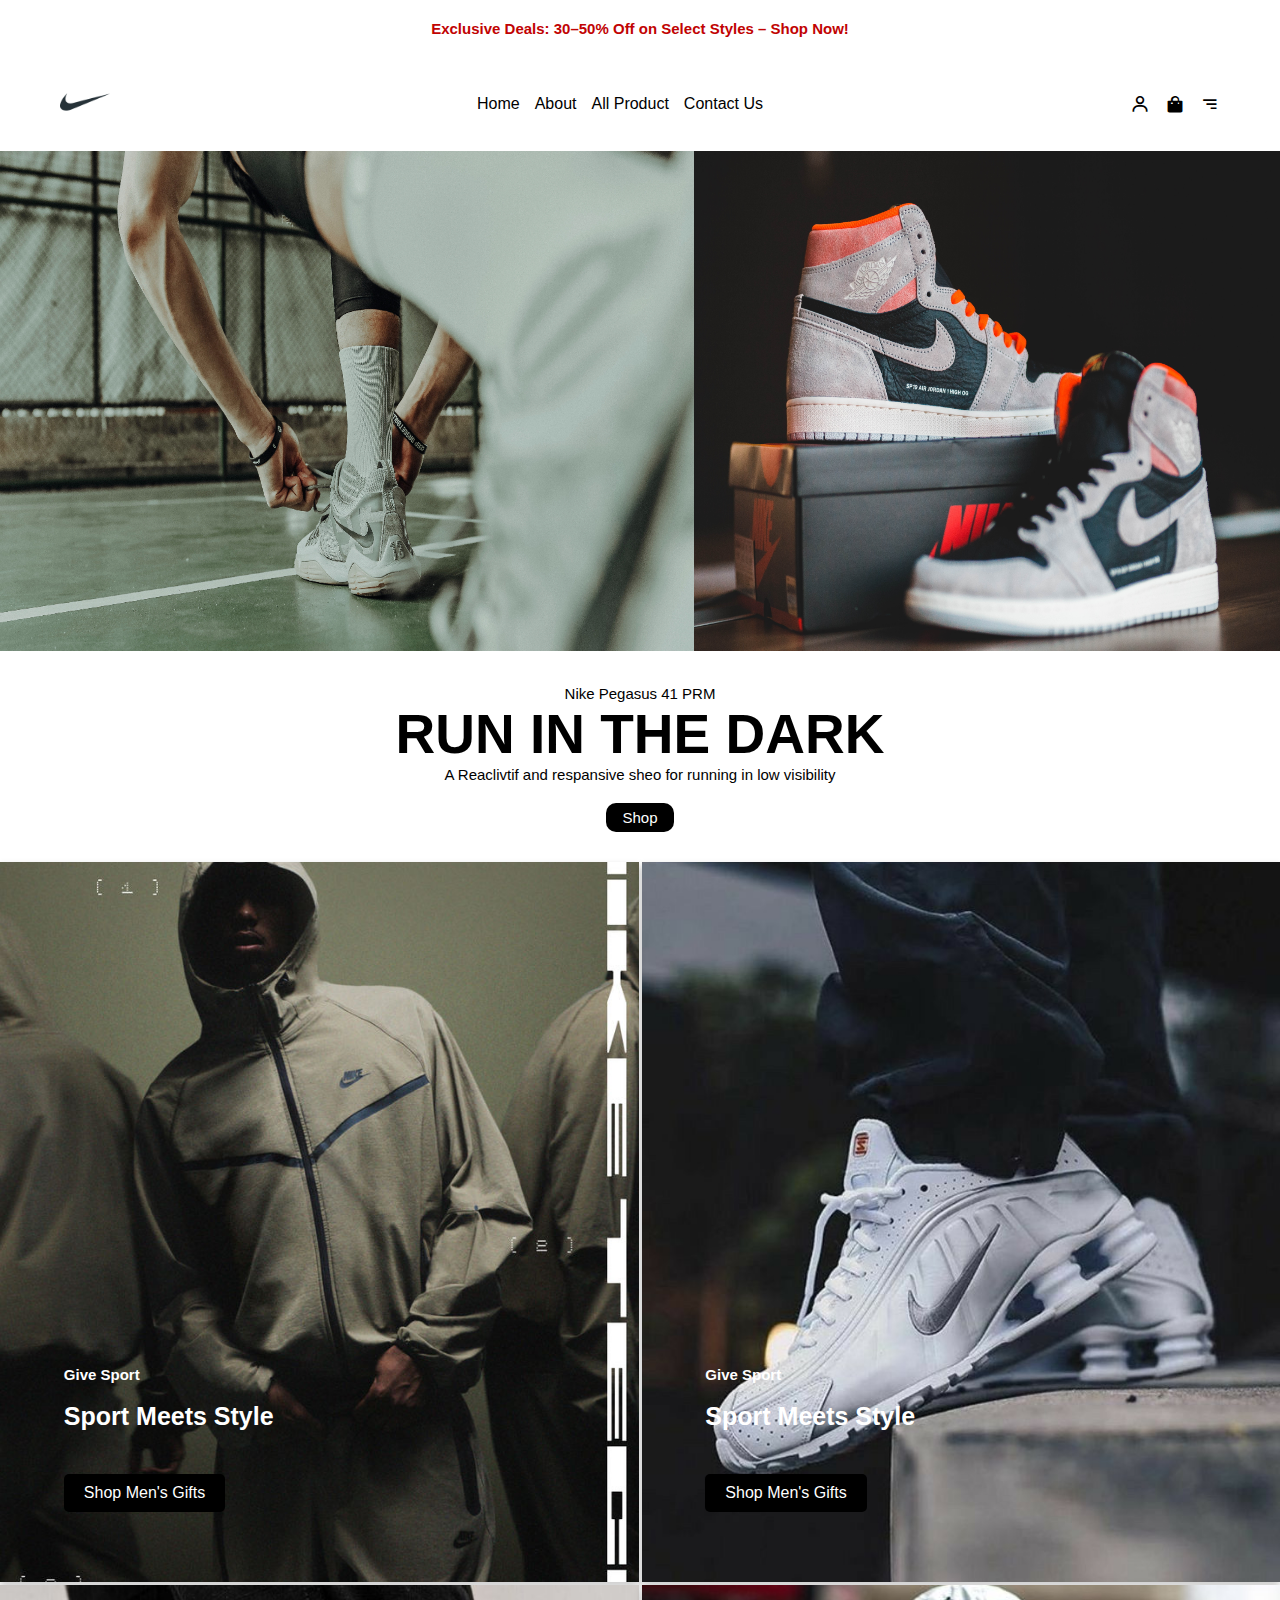
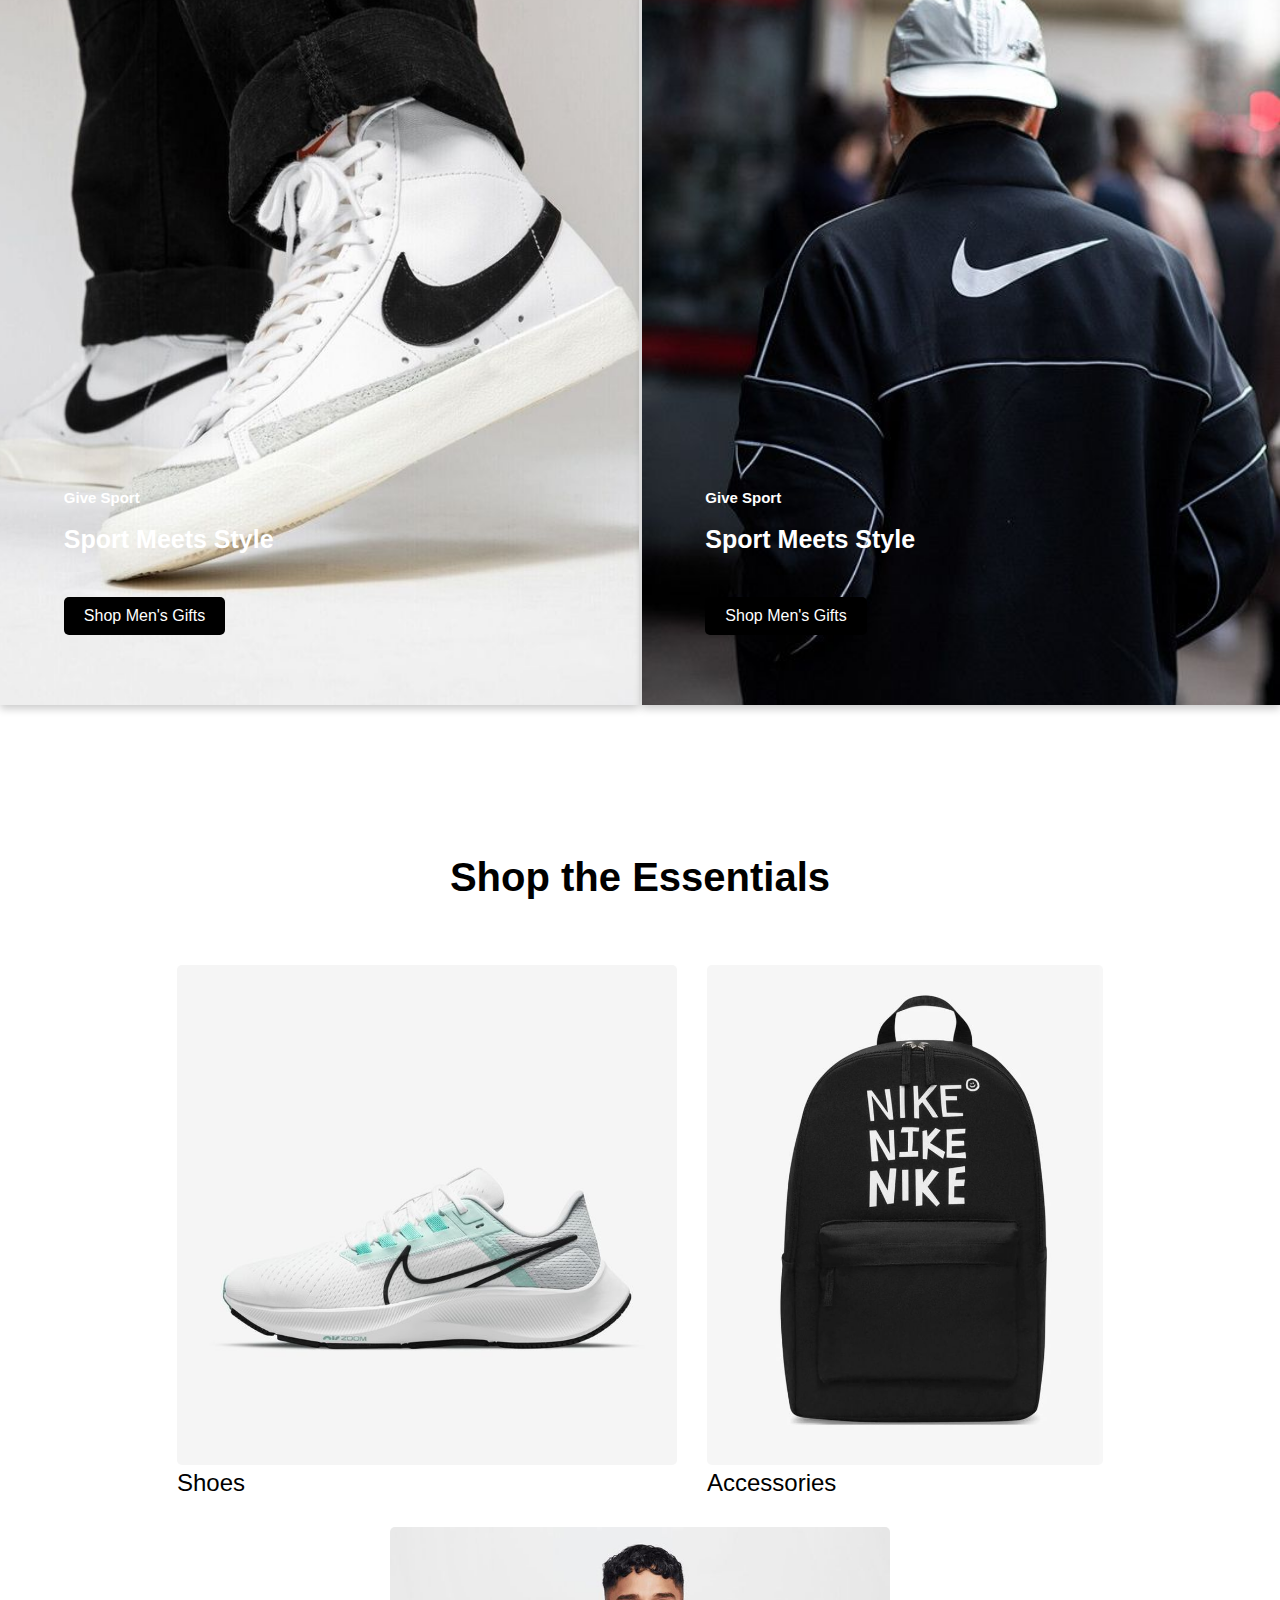
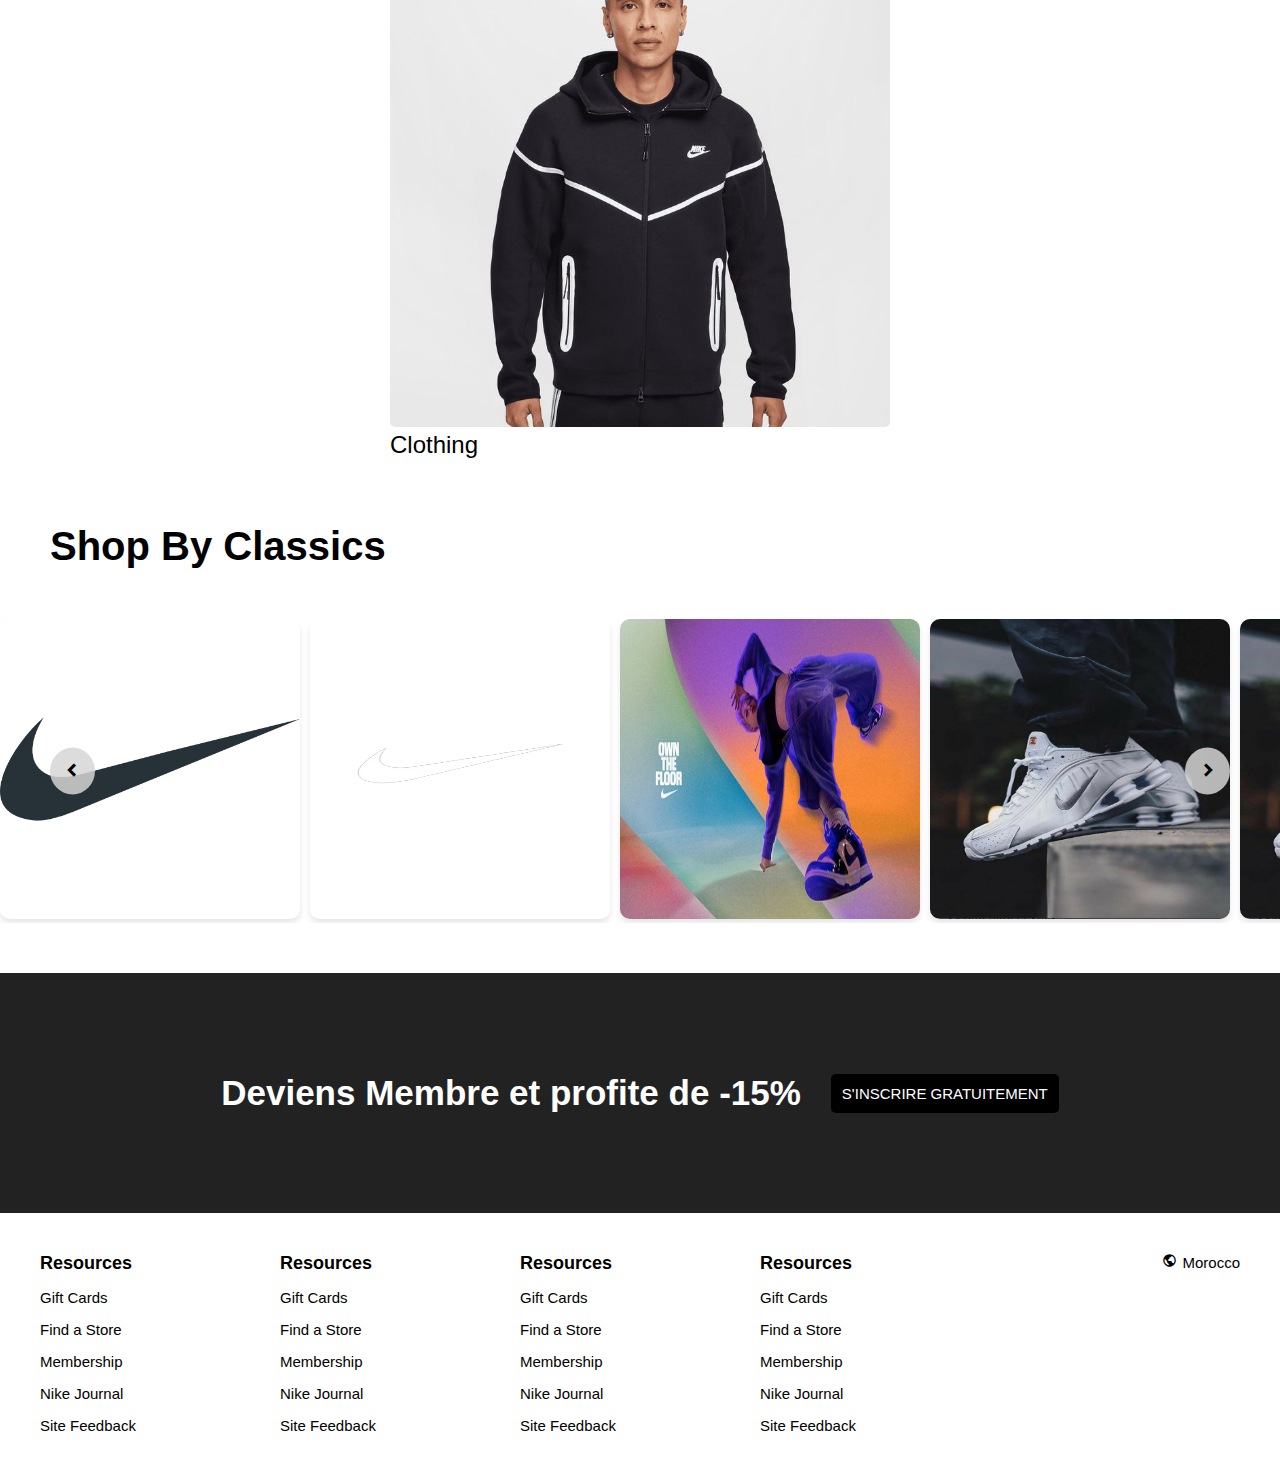
<file: index.html>
<!DOCTYPE html>
<html lang="en">
  <head>
    <meta charset="UTF-8" />
    <link rel="stylesheet" href="style.css" />
    <link
      rel="stylesheet"
      href="https://unpkg.com/swiper/swiper-bundle.min.css"
    />
    <link
      href="https://unpkg.com/boxicons@2.1.4/css/boxicons.min.css"
      rel="stylesheet"
    />
    <link rel="icon" href="nike2.png" type="image/png" class="logoNavi" />

    <meta name="viewport" content="width=device-width, initial-scale=1.0" />
    <title>Home</title>
  </head>
  <body>
    <section class="home">
      <nav class="navbar">
        <div class="nav1">
          <h2>Exclusive Deals: 30–50% Off on Select Styles – Shop Now!</h2>
        </div>
        <div class="nav2">
          <div class="logo">
            <img src="nike.png" />
          </div>

          <div class="links">
            <a href="index.html">Home</a>
            <a href="about.html">About</a>
            <a href="allProduct.html">All Product</a>
            <a href="">Contact Us</a>
          </div>

          <div class="acount">
            <i class="bx bx-user"></i>
            <i class="bx bxs-shopping-bag"></i>
            <i class="bx bx-menu-alt-right openMenu"></i>
          </div>
        </div>
      </nav>
      <div class="dropmenu">
        <div class="icons">
          <div class="close">
            <i class="bx bx-x"></i>
          </div>
          <div class="titledropdown">
            <img src="nike2.png" />
          </div>
        </div>
        <div class="linksdrop">
          <a href="index.html" class="linknav">Home</a>
          <a href="about.html" class="linknav">About</a>
          <a href="allProduct.html" class="linknav">Shopping</a>
          <a href="contact.html" class="linknav">Contact Us</a>
          <a href="">Men's</a>
          <a href="">Women</a>
          <a href="">Kids</a>
          <a href="">Bag's</a>
          <a href="">Shoes</a>
          <a href="">Accessories</a>
        </div>
      </div>
      <div class="imgsbackhome">
        <div class="img1">
          <img src="imgback1.jpg" alt="" />
        </div>
        <div class="img2">
          <img src="imgback2.jpg" alt="" />
        </div>
      </div>

      <div class="shoping">
        <h2>Nike Pegasus 41 PRM</h2>
        <h1>RUN IN THE DARK</h1>
        <p>A Reaclivtif and respansive sheo for running in low visibility</p>
        <button class="shop">Shop</button>
      </div>
    </section>

    <section class="categories">
      <div class="cat">
        <div class="content">
          <h2>Give Sport</h2>
          <h1>Sport Meets Style</h1>
          <button>Shop Men's Gifts</button>
        </div>
      </div>

      <div class="cat">
        <div class="content">
          <h2>Give Sport</h2>
          <h1>Sport Meets Style</h1>
          <button>Shop Men's Gifts</button>
        </div>
      </div>

      <div class="cat">
        <div class="content">
          <h2>Give Sport</h2>
          <h1>Sport Meets Style</h1>
          <button>Shop Men's Gifts</button>
        </div>
      </div>

      <div class="cat">
        <div class="content">
          <h2>Give Sport</h2>
          <h1>Sport Meets Style</h1>
          <button>Shop Men's Gifts</button>
        </div>
      </div>
    </section>

    <div class="categories02">
      <h1>Shop the Essentials</h1>
      <div class="carts">
        <div class="cart">
          <a href="">
            <img src="spard.jpg" alt="" />
          </a>
          <h2>Shoes</h2>
        </div>

        <div class="cart">
          <a href=""> <img src="sacado.jpg" alt="" /></a>
          <h2>Accessories</h2>
        </div>

        <div class="cart">
          <a href=""><img src="teck.jpg" alt="" /></a>
          <h2>Clothing</h2>
        </div>
      </div>
    </div>
    <div class="titleprslides">
      <h2>Shop By Classics</h2>
    </div>
    <div class="slides">
      <button class="btnprev"><i class="bx bx-chevron-left"></i></button>
      <div class="contentsliders-container">
        <div class="contentsliders">
          <!-- Each image wrapped in a link -->
          <a href="#" target="_blank">
            <img src="nike.png" alt="Nike Image" />
          </a>
          <a href="#" target="_blank">
            <img src="nike2.png" alt="Nike Image" />
          </a>
          <a href="#" target="_blank">
            <img src="nikecvr.jpg" alt="Nike Image" />
          </a>
          <a href="#" target="_blank">
            <img src="nikeshoes1.jpg" alt="Nike Image" />
          </a>

          <a href="#" target="_blank">
            <img src="nikeshoes1.jpg" alt="Nike Image" />
          </a>

          <a href="#" target="_blank">
            <img src="nikeshoes1.jpg" alt="Nike Image" />
          </a>

          <a href="#" target="_blank">
            <img src="nikeshoes1.jpg" alt="Nike Image" />
          </a>

          <a href="#" target="_blank">
            <img src="nikeshoes1.jpg" alt="Nike Image" />
          </a>

          <a href="#" target="_blank">
            <img src="nikeshoes1.jpg" alt="Nike Image" />
          </a>
        </div>
      </div>
      <button class="btnnext"><i class="bx bx-chevron-right"></i></button>
    </div>

    <div class="promo">
      <h2>Deviens Membre et profite de -15%</h2>
      <button class="promoBtn">S'INSCRIRE GRATUITEMENT</button>
    </div>
    <footer class="footer">
      <div class="prtfoot1">
        <div class="footcat">
          <div class="titleFoot">
            <h2>Resources</h2>
          </div>
          <div class="linksfoot">
            <a href="">Gift Cards</a>
            <a href="">Find a Store</a>
            <a href="">Membership</a>
            <a href="">Nike Journal</a>
            <a href="">Site Feedback</a>
          </div>
        </div>

        <div class="footcat">
          <div class="titleFoot">
            <h2>Resources</h2>
          </div>
          <div class="linksfoot">
            <a href="">Gift Cards</a>
            <a href="">Find a Store</a>
            <a href="">Membership</a>
            <a href="">Nike Journal</a>
            <a href="">Site Feedback</a>
          </div>
        </div>

        <div class="footcat">
          <div class="titleFoot">
            <h2>Resources</h2>
          </div>
          <div class="linksfoot">
            <a href="">Gift Cards</a>
            <a href="">Find a Store</a>
            <a href="">Membership</a>
            <a href="">Nike Journal</a>
            <a href="">Site Feedback</a>
          </div>
        </div>

        <div class="footcat">
          <div class="titleFoot">
            <h2>Resources</h2>
          </div>
          <div class="linksfoot">
            <a href="">Gift Cards</a>
            <a href="">Find a Store</a>
            <a href="">Membership</a>
            <a href="">Nike Journal</a>
            <a href="">Site Feedback</a>
          </div>
        </div>

        <div class="prtfoot2">
          <div class="contries">
            <div class="icon">
              <i class="bx bx-world"></i>
            </div>
            <div class="contry">
              <h2>Morocco</h2>
            </div>
          </div>
          <div class="listLanguage">
            <button>France</button>
            <button>United States</button>
            <button>Italy</button>
          </div>
        </div>
      </div>
    </footer>
    <script src="script.js"></script>
  </body>
</html>
</file>
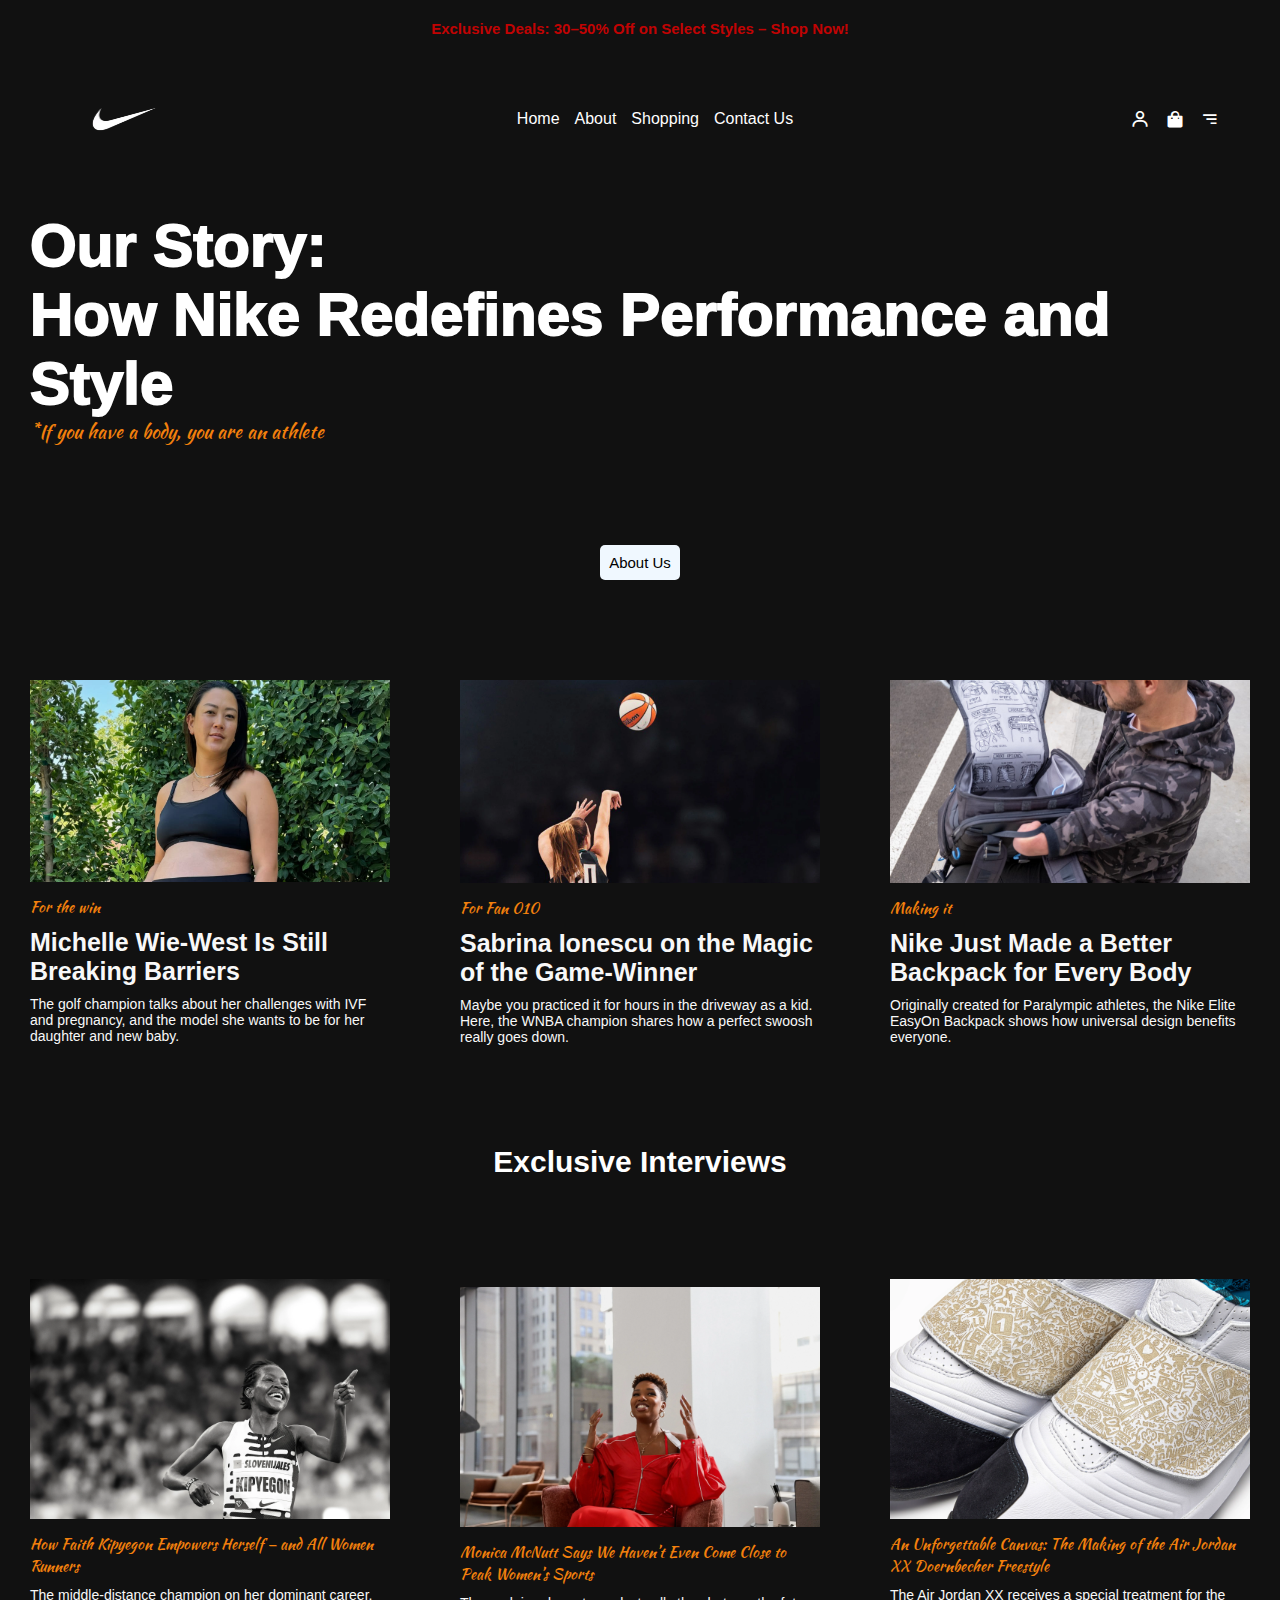
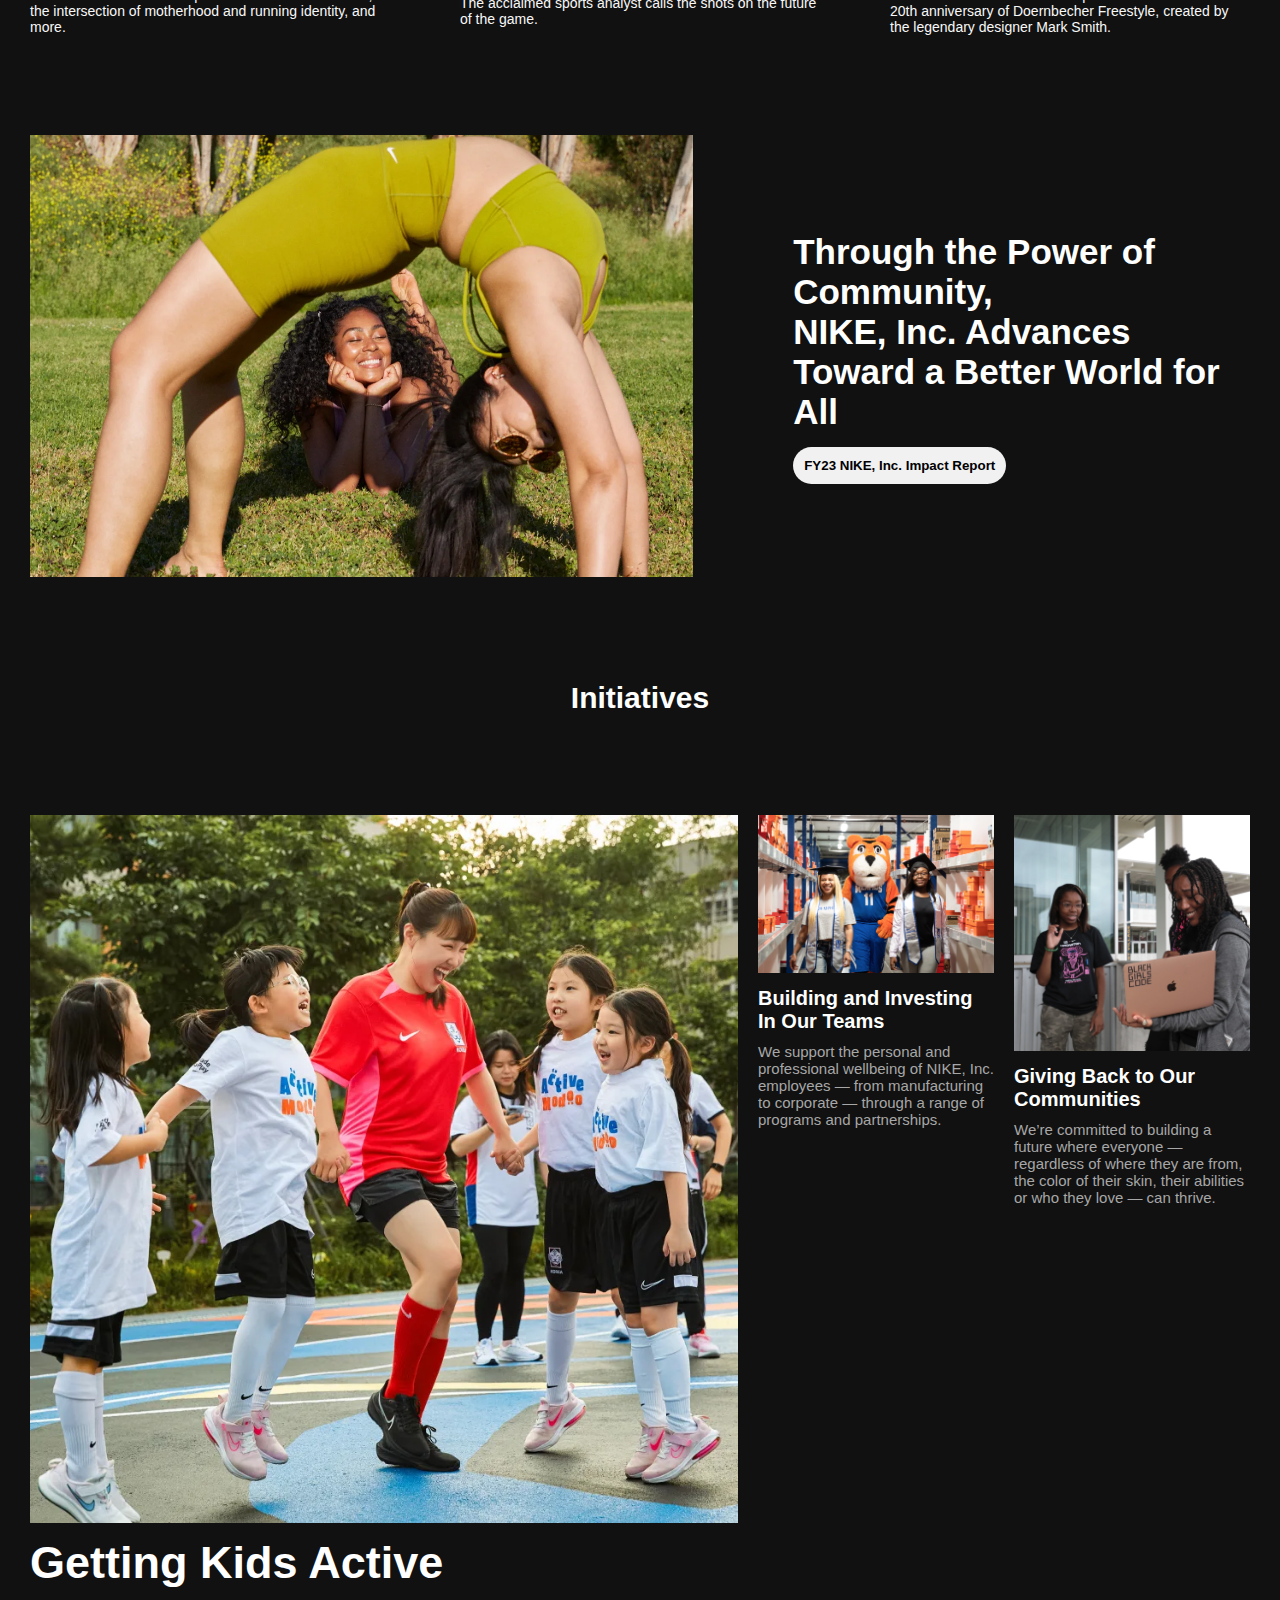
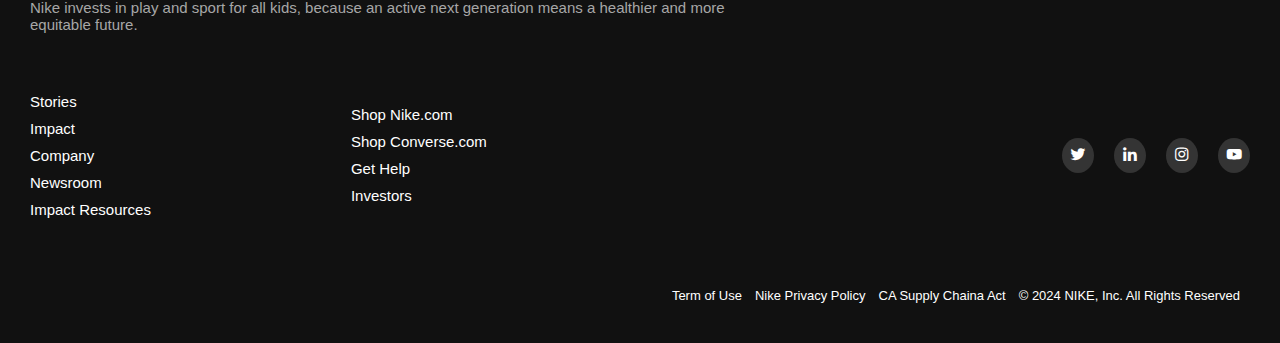
<file: about.html>
<!DOCTYPE html>
<html lang="en">
  <head>
    <meta charset="UTF-8" />
    <link rel="stylesheet" href="about.css" />
    <link
      href="https://unpkg.com/boxicons@2.1.4/css/boxicons.min.css"
      rel="stylesheet"
    />
    <meta name="viewport" content="width=device-width, initial-scale=1.0" />
    <title>about</title>
  </head>
  <body>
    <section class="home">
      <nav class="navbar">
        <div class="nav1">
          <h2>Exclusive Deals: 30–50% Off on Select Styles – Shop Now!</h2>
        </div>
        <div class="nav2">
          <div class="logo">
            <img src="logoNike.png" />
          </div>

          <div class="links">
            <a href="index.html">Home</a>
            <a href="about.html">About</a>
            <a href="allProduct.html">Shopping</a>
            <a href="">Contact Us</a>
          </div>

          <div class="acount">
            <i class="bx bx-user"></i>
            <i class="bx bxs-shopping-bag"></i>
            <i class="bx bx-menu-alt-right openMenu"></i>
          </div>
        </div>
      </nav>
      <div class="dropmenu">
        <div class="icons">
          <div class="close">
            <i class="bx bx-x"></i>
          </div>
          <div class="titledropdown">
            <img src="nike2.png" />
          </div>
        </div>
        <div class="linksdrop">
          <a href="index.html" class="linknav">Home</a>
            <a href="about.html" class="linknav">About</a>
            <a href="allProduct.html" class="linknav">Shopping</a>
            <a href="contact.html" class="linknav">Contact Us</a>
          <a href="">Men's</a>
          <a href="">Women</a>
          <a href="">Kids</a>
          <a href="">Bag's</a>
          <a href="">Shoes</a>
          <a href="">Accessories</a>
        </div>
      </div>
    </section>

    <div class="about">
      <div class="hometitle">
        <h2>Our Story: <br />How Nike Redefines Performance and Style</h2>
        <h3>*If you have a body, you are an athlete</h3>
      </div>
      <div class="btnAbout">
        <button class="btnAb">About Us</button>
      </div>

      <div class="cards">
        <div class="card">
          <div class="imgCard">
            <img src="imgabt1.jpeg" />
          </div>

          <div class="titleCrad1">
            <h3>For the win</h3>
          </div>
          <div class="titleCrad2">
            <h2>Michelle Wie-West Is Still Breaking Barriers</h2>
          </div>

          <div class="descrebtionCard">
            <p>
              The golf champion talks about her challenges with IVF and
              pregnancy, and the model she wants to be for her daughter and new
              baby.
            </p>
          </div>
        </div>

        <div class="card">
          <div class="imgCard">
            <img src="imgabt2.webp" />
          </div>

          <div class="titleCrad1">
            <h3>For Fan 010</h3>
          </div>
          <div class="titleCrad2">
            <h2>Sabrina Ionescu on the Magic of the Game-Winner</h2>
          </div>

          <div class="descrebtionCard">
            <p>
              Maybe you practiced it for hours in the driveway as a kid. Here,
              the WNBA champion shares how a perfect swoosh really goes down.
            </p>
          </div>
        </div>

        <div class="card">
          <div class="imgCard">
            <img src="imgab3.jpg" />
          </div>

          <div class="titleCrad1">
            <h3>Making it</h3>
          </div>
          <div class="titleCrad2">
            <h2>Nike Just Made a Better Backpack for Every Body</h2>
          </div>

          <div class="descrebtionCard">
            <p>
              Originally created for Paralympic athletes, the Nike Elite EasyOn
              Backpack shows how universal design benefits everyone.
            </p>
          </div>
        </div>
      </div>

      <div class="titleExclusive">
        <h2>Exclusive Interviews</h2>
      </div>

      <div class="cards02">
        <div class="card02">
          <div class="imgsCard02">
            <img src="imgabt01.webp" alt="" />
          </div>

          <div class="titleCrad02">
            <h2>How Faith Kipyegon Empowers Herself — and All Women Runners</h2>
          </div>

          <div class="descreption02">
            <p>
              The middle-distance champion on her dominant career, the
              intersection of motherhood and running identity, and more.
            </p>
          </div>
        </div>

        <div class="card02">
          <div class="imgsCard02">
            <img src="imgabt02.webp" alt="" />
          </div>

          <div class="titleCrad02">
            <h2>
              Monica McNutt Says We Haven’t Even Come Close to Peak Women’s
              Sports
            </h2>
          </div>

          <div class="descreption02">
            <p>
              The acclaimed sports analyst calls the shots on the future of the
              game.
            </p>
          </div>
        </div>

        <div class="card02">
          <div class="imgsCard02">
            <img src="imgabt03.webp" alt="" />
          </div>

          <div class="titleCrad02">
            <h2>
              An Unforgettable Canvas: The Making of the Air Jordan XX
              Doernbecher Freestyle
            </h2>
          </div>

          <div class="descreption02">
            <p>
              The Air Jordan XX receives a special treatment for the 20th
              anniversary of Doernbecher Freestyle, created by the legendary
              designer Mark Smith.
            </p>
          </div>
        </div>
      </div>

      <div class="CommunityPt">
        <div class="imgCommunity">
          <img src="communityCover.webp" alt="" />
        </div>

        <div class="btnandtitle">
          <div class="titleCommunity">
            <h3>
              Through the Power of Community,<br />
              NIKE, Inc. Advances Toward a Better World for All
            </h3>
          </div>

          <div class="btnCommunity">
            <button>FY23 NIKE, Inc. Impact Report</button>
          </div>
        </div>
      </div>

      <div class="Initiatives">
        <h2>Initiatives</h2>
      </div>

      <div class="InitiativesActivitys">
        <div class="act">
          <div class="imgact">
            <img src="act1.webp" alt="" />
          </div>

          <div class="titleact">
            <h3 class="titleactbigger">Getting Kids Active</h3>
          </div>

          <div class="pact">
            <p>
              Nike invests in play and sport for all kids, because an active
              next generation means a healthier and more equitable future.
            </p>
          </div>
        </div>

        <div class="act">
          <div class="imgact">
            <img src="act2.webp" alt="" />
          </div>

          <div class="titleact">
            <h3>Building and Investing In Our Teams</h3>
          </div>

          <div class="pact">
            <p>
              We support the personal and professional wellbeing of NIKE, Inc.
              employees — from manufacturing to corporate — through a range of
              programs and partnerships.
            </p>
          </div>
        </div>

        <div class="act">
          <div class="imgact">
            <img src="act3.webp" alt="" />
          </div>

          <div class="titleact">
            <h3>Giving Back to Our Communities</h3>
          </div>

          <div class="pact">
            <p>
              We’re committed to building a future where everyone — regardless
              of where they are from, the color of their skin, their abilities
              or who they love — can thrive.
            </p>
          </div>
        </div>
      </div>
    </div>
    <div class="footer">
      <div class="linksFooter">
        <div class="footerlink">
          <a href="">Stories</a>
          <a href="">Impact</a>
          <a href="">Company</a>
          <a href="">Newsroom</a>
          <a href="">Impact Resources</a>
        </div>

        <div class="footerlink">
          <a href="">Shop Nike.com</a>
          <a href="">Shop Converse.com</a>
          <a href="">Get Help</a>
          <a href="">Investors</a>
        </div>
      </div>

      <div class="iconsSocial">
        <a href=""><i class="bx bxl-twitter"></i></a>
        <a href=""><i class="bx bxl-linkedin"></i></a>
        <a href=""><i class="bx bxl-instagram"></i></a>
        <a href=""><i class="bx bxl-youtube"></i></a>
      </div>
    </div>

    <div class="finfooter">
        <a href="">Term of Use</a>
        <a href="">Nike Privacy Policy</a>
        <a href="">CA Supply Chaina Act</a>
        <p>© 2024 NIKE, Inc. All Rights Reserved</p>
    </div>
    <script src="about.js"></script>
  </body>
</html>
</file>
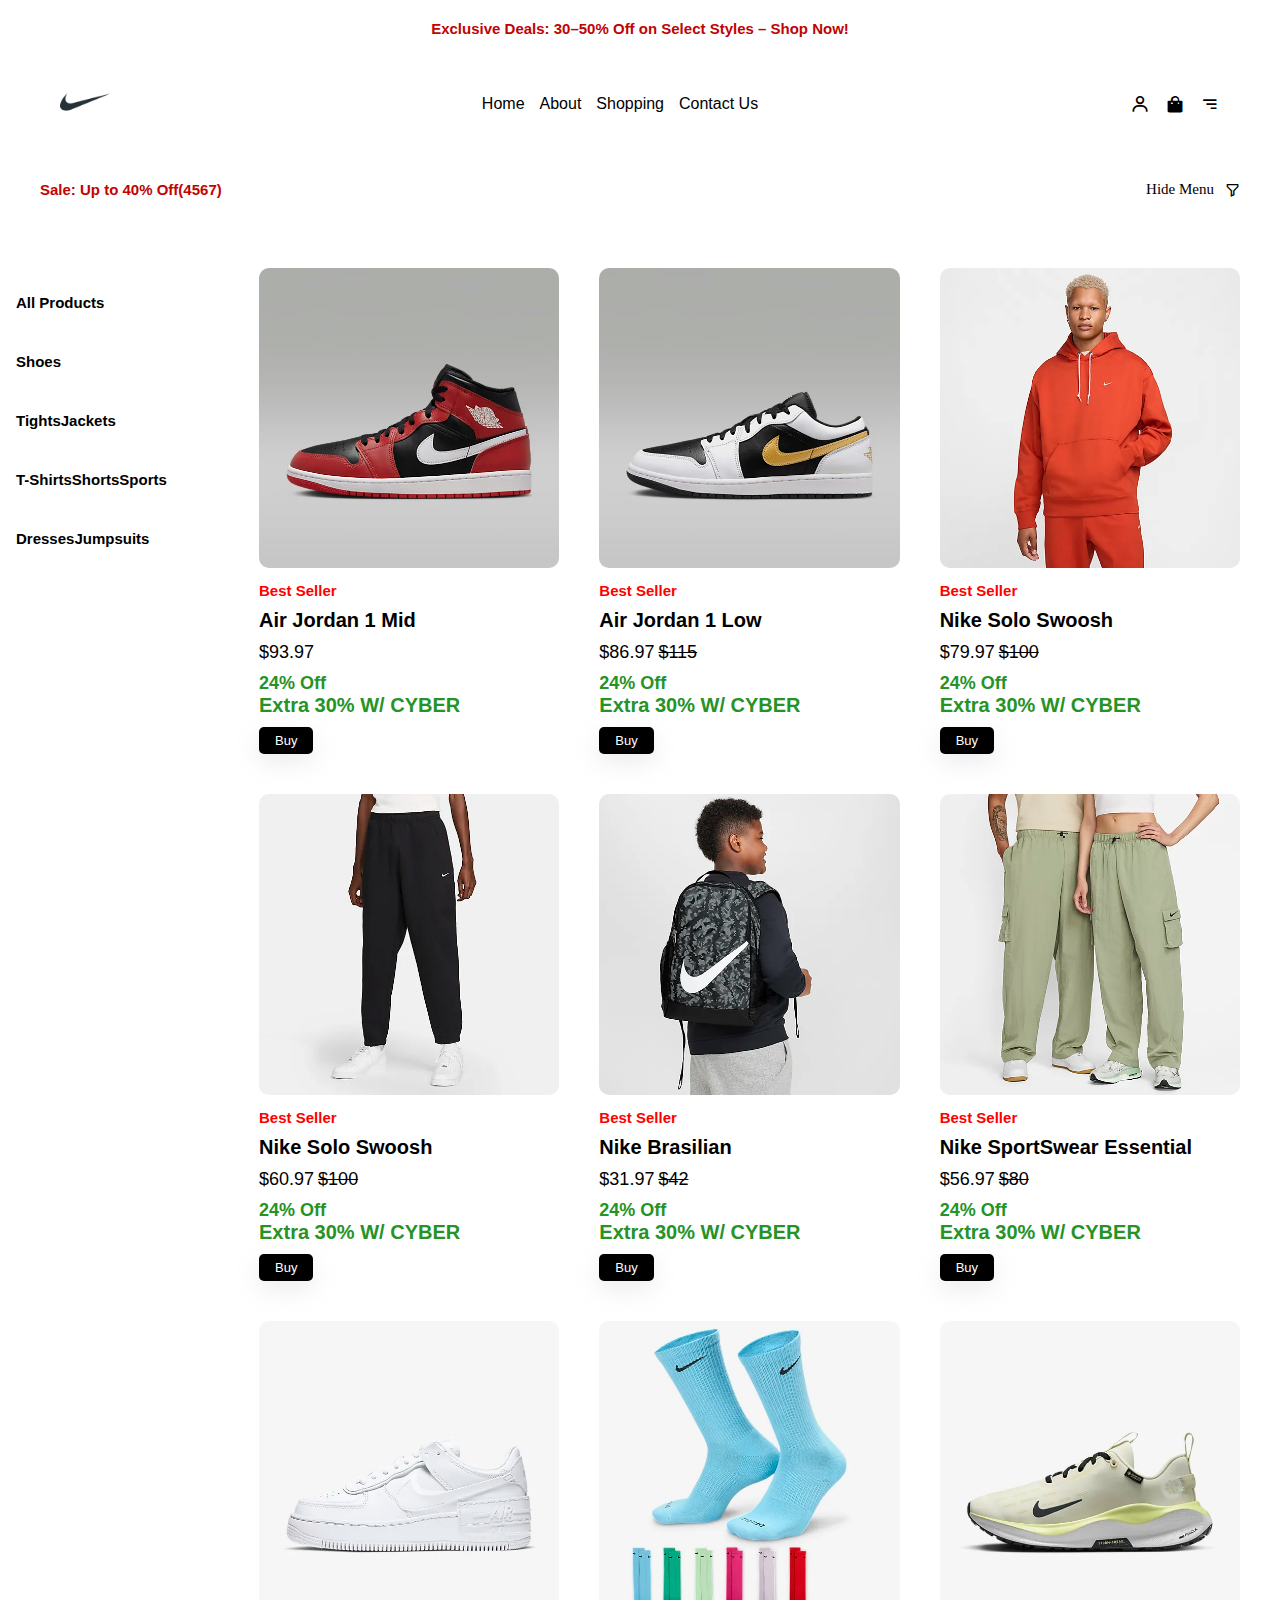
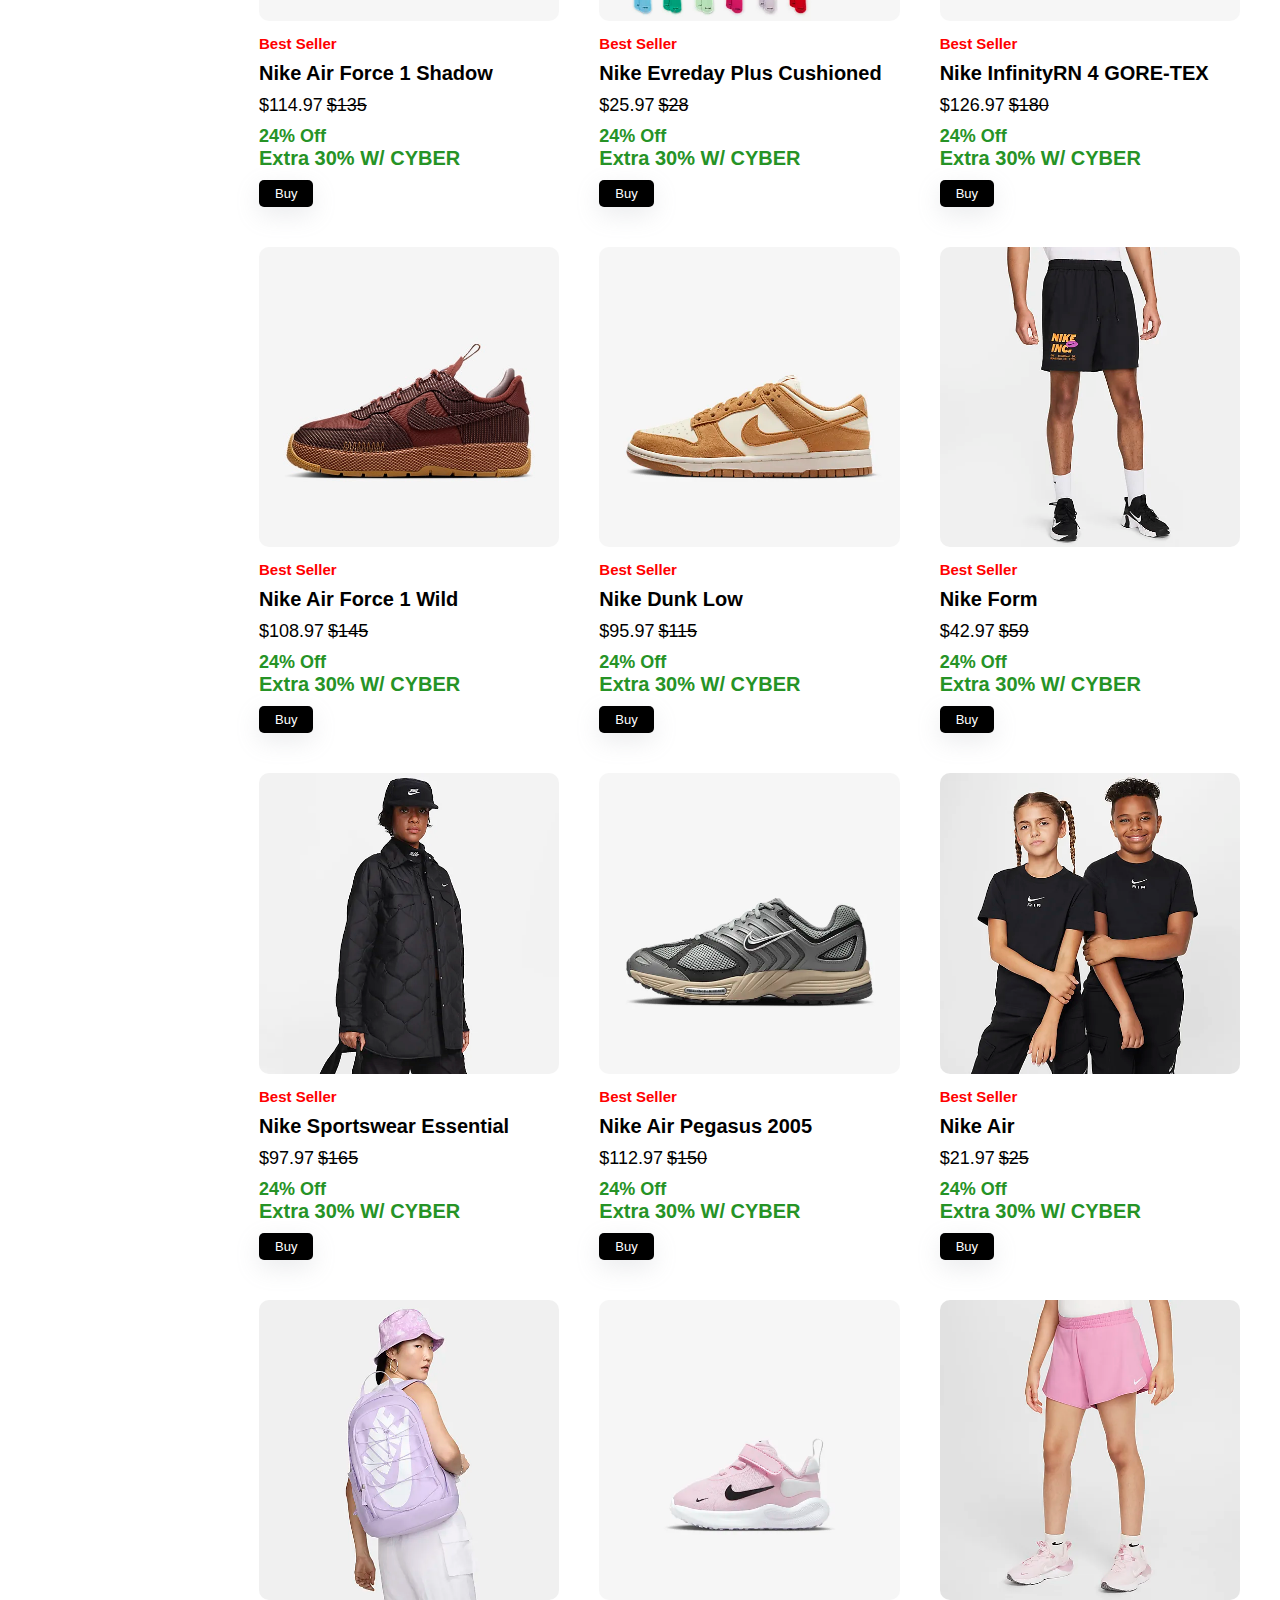
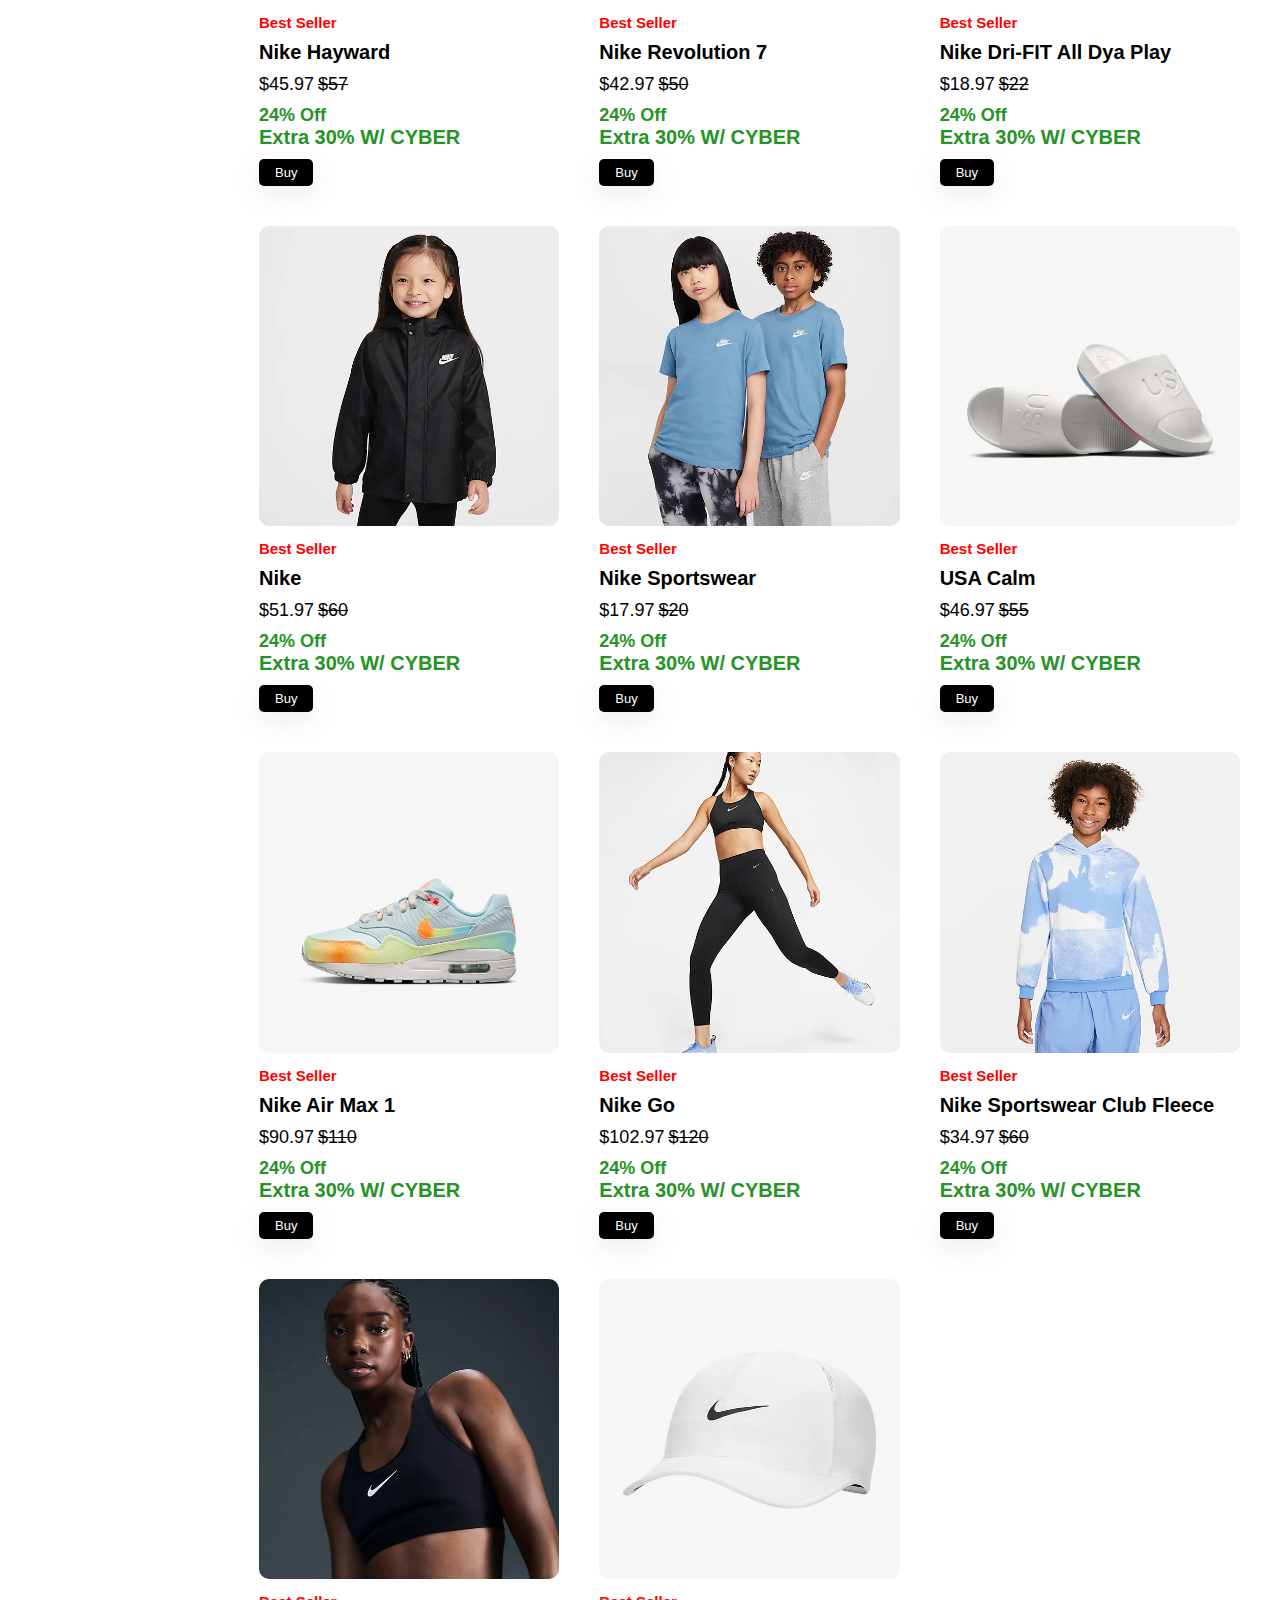
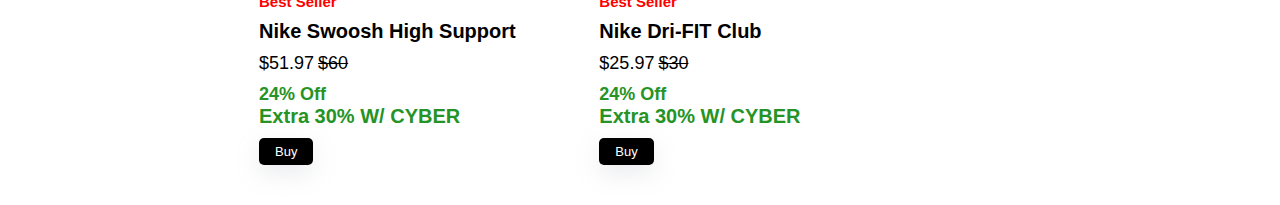
<file: allProduct.html>
<!DOCTYPE html>
<html lang="en">
  <head>
    <meta charset="UTF-8" />
    <link rel="stylesheet" href="allProducts.css" />
    <link
      href="https://unpkg.com/boxicons@2.1.4/css/boxicons.min.css"
      rel="stylesheet"
    />
    <meta name="viewport" content="width=device-width, initial-scale=1.0" />
    <title>All Products</title>
  </head>
  <body>
    
    <section class="home">
      <nav class="navbar">
        <div class="nav1">
          <h2>Exclusive Deals: 30–50% Off on Select Styles – Shop Now!</h2>
        </div>
        <div class="nav2">
          <div class="logo">
            <img src="nike.png" />
          </div>

          <div class="links">
            <a href="index.html">Home</a>
            <a href="about.html">About</a>
            <a href="allProduct.html">Shopping</a>
            <a href="">Contact Us</a>
          </div>

          <div class="acount">
            <i class="bx bx-user"></i>
            <i class="bx bxs-shopping-bag"></i>
            <i class="bx bx-menu-alt-right openMenu"></i>
          </div>
        </div>
      </nav>
      <div class="dropmenu">
        <div class="icons">
          <div class="close">
            <i class="bx bx-x"></i>
          </div>
          <div class="titledropdown">
            <img src="nike2.png" />
          </div>
        </div>
        <div class="linksdrop">
          <a href="index.html" class="linknav">Home</a>
          <a href="about.html" class="linknav">About</a>
          <a href="allProduct.html" class="linknav">Shopping</a>
          <a href="contact.html" class="linknav">Contact Us</a>
          <a href="">Men's</a>
          <a href="">Women</a>
          <a href="">Kids</a>
          <a href="">Bag's</a>
          <a href="">Shoes</a>
          <a href="">Accessories</a>
        </div>
        
      </div>

    </section>

    <div class="allproduvts">
      <div class="navbarAllproducts">
        <div class="titlenav">
          <h2>Sale: Up to 40% Off(4567)</h2>
        </div>

        <div class="filtter">
          <h2 class="titletoggle">Hide Menu</h2>
          <i class="bx bx-filter-alt"></i>
        </div>
      </div>
      
      <div class="content">
        <div class="menu act">
          <button class="btn1">All Products</button>
          <button class="btn2">Shoes</button>
          <button class="btn3">TightsJackets</button>
          <button class="btn4">T-ShirtsShortsSports</button>
          <button class="btn5">DressesJumpsuits</button>
        </div>

        <div class="product1 active">
          <div class="cards">
            <div class="card">
              <div class="imgcard">
                <img src="AIR_JORDAN.png" alt="" />
              </div>

              <div class="situationPro">
                <h2>Best Seller</h2>
              </div>

              <div class="titlepro">
                <h3>Air Jordan 1 Mid</h3>
              </div>

              <div class="price">
                <span>$93.97</span>
              </div>

              <div class="promo">
                <h2>24% Off</h2>
                <h1>Extra 30% W/ CYBER</h1>
              </div>
                 <div class="btnbuy">
                <button id="buy">Buy</button>
              </div>
            </div>

            <div class="card">
              <div class="imgcard">
                <img src="AIR_JORDAN_LOW.png" alt="" />
              </div>

              <div class="situationPro">
                <h2>Best Seller</h2>
              </div>

              <div class="titlepro">
                <h3>Air Jordan 1 Low</h3>
              </div>

              <div class="price">
                <span>$86.97</span>
                <span class="promospan">$115</span>
              </div>

              <div class="promo">
                <h2>24% Off</h2>
                <h1>Extra 30% W/ CYBER</h1>
              </div>

              <div class="btnbuy">
                <button id="buy">Buy</button>
              </div>
            </div>

            <div class="card">
              <div class="imgcard">
                <img src="HOODIE.png" alt="" />
              </div>

              <div class="situationPro">
                <h2>Best Seller</h2>
              </div>

              <div class="titlepro">
                <h3>Nike Solo Swoosh</h3>
              </div>

              <div class="price">
                <span>$79.97</span>
                <span class="promospan">$100</span>
              </div>

              <div class="promo">
                <h2>24% Off</h2>
                <h1>Extra 30% W/ CYBER</h1>
              </div>
                 <div class="btnbuy">
                <button id="buy">Buy</button>
              </div>
            </div>

            <div class="card">
              <div class="imgcard">
                <img src="PANT.png" alt="" />
              </div>

              <div class="situationPro">
                <h2>Best Seller</h2>
              </div>

              <div class="titlepro">
                <h3>Nike Solo Swoosh</h3>
              </div>

              <div class="price">
                <span>$60.97</span>
                <span class="promospan">$100</span>
              </div>

              <div class="promo">
                <h2>24% Off</h2>
                <h1>Extra 30% W/ CYBER</h1>
              </div>
                 <div class="btnbuy">
                <button id="buy">Buy</button>
              </div>
            </div>

            <div class="card">
              <div class="imgcard">
                <img src="Y+NK+BRSLA+BKPK+-+CAT+AOP+FA24.png" alt="" />
              </div>

              <div class="situationPro">
                <h2>Best Seller</h2>
              </div>

              <div class="titlepro">
                <h3>Nike Brasilian</h3>
              </div>

              <div class="price">
                <span>$31.97</span>
                <span class="promospan">$42</span>
              </div>

              <div class="promo">
                <h2>24% Off</h2>
                <h1>Extra 30% W/ CYBER</h1>
              </div>
                 <div class="btnbuy">
                <button id="buy">Buy</button>
              </div>
            </div>

            <div class="card">
              <div class="imgcard">
                <img src="WNSWESSNTLCARGO.png" alt="" />
              </div>

              <div class="situationPro">
                <h2>Best Seller</h2>
              </div>

              <div class="titlepro">
                <h3>Nike SportSwear Essential</h3>
              </div>

              <div class="price">
                <span>$56.97</span>
                <span class="promospan">$80</span>
              </div>

              <div class="promo">
                <h2>24% Off</h2>
                <h1>Extra 30% W/ CYBER</h1>
              </div>
                 <div class="btnbuy">
                <button id="buy">Buy</button>
              </div>
            </div>

            <div class="card">
              <div class="imgcard">
                <img src="W+AF1+SHADOW.png" alt="" />
              </div>

              <div class="situationPro">
                <h2>Best Seller</h2>
              </div>

              <div class="titlepro">
                <h3>Nike Air Force 1 Shadow</h3>
              </div>

              <div class="price">
                <span>$114.97</span>
                <span class="promospan">$135</span>
              </div>

              <div class="promo">
                <h2>24% Off</h2>
                <h1>Extra 30% W/ CYBER</h1>
              </div>
                 <div class="btnbuy">
                <button id="buy">Buy</button>
              </div>
            </div>

            <div class="card">
              <div class="imgcard">
                <img src="U+NK+ED+PLS+CSH+CRW+6PR+-+132.png" alt="" />
              </div>

              <div class="situationPro">
                <h2>Best Seller</h2>
              </div>

              <div class="titlepro">
                <h3>Nike Evreday Plus Cushioned</h3>
              </div>

              <div class="price">
                <span>$25.97</span>
                <span class="promospan">$28</span>
              </div>

              <div class="promo">
                <h2>24% Off</h2>
                <h1>Extra 30% W/ CYBER</h1>
              </div>
                 <div class="btnbuy">
                <button id="buy">Buy</button>
              </div>
            </div>

            <div class="card">
              <div class="imgcard">
                <img src="W+NKE+REACTX+INFINITY+RN+4+GTX.png" alt="" />
              </div>

              <div class="situationPro">
                <h2>Best Seller</h2>
              </div>

              <div class="titlepro">
                <h3>Nike InfinityRN 4 GORE-TEX</h3>
              </div>

              <div class="price">
                <span>$126.97</span>
                <span class="promospan">$180</span>
              </div>

              <div class="promo">
                <h2>24% Off</h2>
                <h1>Extra 30% W/ CYBER</h1>
              </div>
                 <div class="btnbuy">
                <button id="buy">Buy</button>
              </div>
            </div>

            <div class="card">
              <div class="imgcard">
                <img src="W+AIR+FORCE+1+WILD.jpg" alt="" />
              </div>

              <div class="situationPro">
                <h2>Best Seller</h2>
              </div>

              <div class="titlepro">
                <h3>Nike Air Force 1 Wild</h3>
              </div>

              <div class="price">
                <span>$108.97</span>
                <span class="promospan">$145</span>
              </div>

              <div class="promo">
                <h2>24% Off</h2>
                <h1>Extra 30% W/ CYBER</h1>
              </div>
                 <div class="btnbuy">
                <button id="buy">Buy</button>
              </div>
            </div>

            <div class="card">
              <div class="imgcard">
                <img src="WMNSLOW.png" alt="" />
              </div>

              <div class="situationPro">
                <h2>Best Seller</h2>
              </div>

              <div class="titlepro">
                <h3>Nike Dunk Low</h3>
              </div>

              <div class="price">
                <span>$95.97</span>
                <span class="promospan">$115</span>
              </div>

              <div class="promo">
                <h2>24% Off</h2>
                <h1>Extra 30% W/ CYBER</h1>
              </div>
                 <div class="btnbuy">
                <button id="buy">Buy</button>
              </div>
            </div>

            <div class="card">
              <div class="imgcard">
                <img src="M+NK+DF+FORM+SHORT+7UL+GX.png" alt="" />
              </div>

              <div class="situationPro">
                <h2>Best Seller</h2>
              </div>

              <div class="titlepro">
                <h3>Nike Form</h3>
              </div>

              <div class="price">
                <span>$42.97</span>
                <span class="promospan">$59</span>
              </div>

              <div class="promo">
                <h2>24% Off</h2>
                <h1>Extra 30% W/ CYBER</h1>
              </div>
                 <div class="btnbuy">
                <button id="buy">Buy</button>
              </div>
            </div>

            <div class="card">
              <div class="imgcard">
                <img src="W+NSW+ESSNTL+QULT+STD+TRCH.png" alt="" />
              </div>

              <div class="situationPro">
                <h2>Best Seller</h2>
              </div>

              <div class="titlepro">
                <h3>Nike Sportswear Essential</h3>
              </div>

              <div class="price">
                <span>$97.97</span>
                <span class="promospan">$165</span>
              </div>

              <div class="promo">
                <h2>24% Off</h2>
                <h1>Extra 30% W/ CYBER</h1>
              </div>
                 <div class="btnbuy">
                <button id="buy">Buy</button>
              </div>
            </div>

            <div class="card">
              <div class="imgcard">
                <img src="NIKE+AIR+PEGASUS+2005.png" alt="" />
              </div>

              <div class="situationPro">
                <h2>Best Seller</h2>
              </div>

              <div class="titlepro">
                <h3>Nike Air Pegasus 2005</h3>
              </div>

              <div class="price">
                <span>$112.97</span>
                <span class="promospan">$150</span>
              </div>

              <div class="promo">
                <h2>24% Off</h2>
                <h1>Extra 30% W/ CYBER</h1>
              </div>
                 <div class="btnbuy">
                <button id="buy">Buy</button>
              </div>
            </div>

            <div class="card">
              <div class="imgcard">
                <img src="DNU+K+NK+AIR+TEE.png" alt="" />
              </div>

              <div class="situationPro">
                <h2>Best Seller</h2>
              </div>

              <div class="titlepro">
                <h3>Nike Air</h3>
              </div>

              <div class="price">
                <span>$21.97</span>
                <span class="promospan">$25</span>
              </div>

              <div class="promo">
                <h2>24% Off</h2>
                <h1>Extra 30% W/ CYBER</h1>
              </div>
                 <div class="btnbuy">
                <button id="buy">Buy</button>
              </div>
            </div>

            <div class="card">
              <div class="imgcard">
                <img src="NK+HAYWARD+BKPK.png" alt="" />
              </div>

              <div class="situationPro">
                <h2>Best Seller</h2>
              </div>

              <div class="titlepro">
                <h3>Nike Hayward</h3>
              </div>

              <div class="price">
                <span>$45.97</span>
                <span class="promospan">$57</span>
              </div>

              <div class="promo">
                <h2>24% Off</h2>
                <h1>Extra 30% W/ CYBER</h1>
              </div>
                 <div class="btnbuy">
                <button id="buy">Buy</button>
              </div>
            </div>

            <div class="card">
              <div class="imgcard">
                <img src="NIKE+REVOLUTION+7+(TDV).png" alt="" />
              </div>

              <div class="situationPro">
                <h2>Best Seller</h2>
              </div>

              <div class="titlepro">
                <h3>Nike Revolution 7</h3>
              </div>

              <div class="price">
                <span>$42.97</span>
                <span class="promospan">$50</span>
              </div>

              <div class="promo">
                <h2>24% Off</h2>
                <h1>Extra 30% W/ CYBER</h1>
              </div>
                 <div class="btnbuy">
                <button id="buy">Buy</button>
              </div>
            </div>

            <div class="card">
              <div class="imgcard">
                <img src="PLAY+ALL+DAY+SWING+SHORT.png" alt="" />
              </div>

              <div class="situationPro">
                <h2>Best Seller</h2>
              </div>

              <div class="titlepro">
                <h3>Nike Dri-FIT All Dya Play</h3>
              </div>

              <div class="price">
                <span>$18.97</span>
                <span class="promospan">$22</span>
              </div>

              <div class="promo">
                <h2>24% Off</h2>
                <h1>Extra 30% W/ CYBER</h1>
              </div>
                 <div class="btnbuy">
                <button id="buy">Buy</button>
              </div>
            </div>

            <div class="card">
              <div class="imgcard">
                <img src="RAIN+JACKET.png" alt="" />
              </div>

              <div class="situationPro">
                <h2>Best Seller</h2>
              </div>

              <div class="titlepro">
                <h3>Nike</h3>
              </div>

              <div class="price">
                <span>$51.97</span>
                <span class="promospan">$60</span>
              </div>

              <div class="promo">
                <h2>24% Off</h2>
                <h1>Extra 30% W/ CYBER</h1>
              </div>
                 <div class="btnbuy">
                <button id="buy">Buy</button>
              </div>
            </div>

            <div class="card">
              <div class="imgcard">
                <img src="K+NSW+TEE+EMB+FUTURA+LBR.png" alt="" />
              </div>

              <div class="situationPro">
                <h2>Best Seller</h2>
              </div>

              <div class="titlepro">
                <h3>Nike Sportswear</h3>
              </div>

              <div class="price">
                <span>$17.97</span>
                <span class="promospan">$20</span>
              </div>

              <div class="promo">
                <h2>24% Off</h2>
                <h1>Extra 30% W/ CYBER</h1>
              </div>
                 <div class="btnbuy">
                <button id="buy">Buy</button>
              </div>
            </div>

            <div class="card">
              <div class="imgcard">
                <img src="USA+NIKE+CALM+SLIDE+OLY.png" alt="" />
              </div>

              <div class="situationPro">
                <h2>Best Seller</h2>
              </div>

              <div class="titlepro">
                <h3>USA Calm</h3>
              </div>

              <div class="price">
                <span>$46.97</span>
                <span class="promospan">$55</span>
              </div>

              <div class="promo">
                <h2>24% Off</h2>
                <h1>Extra 30% W/ CYBER</h1>
              </div>
                 <div class="btnbuy">
                <button id="buy">Buy</button>
              </div>
            </div>

            <div class="card">
              <div class="imgcard">
                <img src="AIR+MAX+1+BG.png" alt="" />
              </div>

              <div class="situationPro">
                <h2>Best Seller</h2>
              </div>

              <div class="titlepro">
                <h3>Nike Air Max 1</h3>
              </div>

              <div class="price">
                <span>$90.97</span>
                <span class="promospan">$110</span>
              </div>

              <div class="promo">
                <h2>24% Off</h2>
                <h1>Extra 30% W/ CYBER</h1>
              </div>
                 <div class="btnbuy">
                <button id="buy">Buy</button>
              </div>
            </div>

            <div class="card">
              <div class="imgcard">
                <img src="W+NK+DF+GO+HR+7_8+TGHT.png" alt="" />
              </div>

              <div class="situationPro">
                <h2>Best Seller</h2>
              </div>

              <div class="titlepro">
                <h3>Nike Go</h3>
              </div>

              <div class="price">
                <span>$102.97</span>
                <span class="promospan">$120</span>
              </div>

              <div class="promo">
                <h2>24% Off</h2>
                <h1>Extra 30% W/ CYBER</h1>
              </div>
                 <div class="btnbuy">
                <button id="buy">Buy</button>
              </div>
            </div>

            <div class="card">
              <div class="imgcard">
                <img src="K+CLB+FLC+HBR+PO+HD+WASH+AOP.png" alt="" />
              </div>

              <div class="situationPro">
                <h2>Best Seller</h2>
              </div>

              <div class="titlepro">
                <h3>Nike Sportswear Club Fleece</h3>
              </div>

              <div class="price">
                <span>$34.97</span>
                <span class="promospan">$60</span>
              </div>

              <div class="promo">
                <h2>24% Off</h2>
                <h1>Extra 30% W/ CYBER</h1>
              </div>
                 <div class="btnbuy">
                <button id="buy">Buy</button>
              </div>
            </div>

            <div class="card">
              <div class="imgcard">
                <img src="W+NK+DF+SWSH+HGH+SPT+BRA.png" alt="" />
              </div>

              <div class="situationPro">
                <h2>Best Seller</h2>
              </div>

              <div class="titlepro">
                <h3>Nike Swoosh High Support</h3>
              </div>

              <div class="price">
                <span>$51.97</span>
                <span class="promospan">$60</span>
              </div>

              <div class="promo">
                <h2>24% Off</h2>
                <h1>Extra 30% W/ CYBER</h1>
              </div>
                 <div class="btnbuy">
                <button id="buy">Buy</button>
              </div>
            </div>

            <div class="card">
              <div class="imgcard">
                <img src="U+NK+DF+CLUB+CAP+U+AB+FL+P.png" alt="" />
              </div>

              <div class="situationPro">
                <h2>Best Seller</h2>
              </div>

              <div class="titlepro">
                <h3>Nike Dri-FIT Club</h3>
              </div>

              <div class="price">
                <span>$25.97</span>
                <span class="promospan">$30</span>
              </div>

              <div class="promo">
                <h2>24% Off</h2>
                <h1>Extra 30% W/ CYBER</h1>
              </div>
                 <div class="btnbuy">
                <button id="buy">Buy</button>
              </div>
            </div>
          </div>
        </div>

        <div class="product2">
          <div class="cards">
            <div class="card">
              <div class="imgcard">
                <img src="W+AF1+SHADOW.png" alt="" />
              </div>

              <div class="situationPro">
                <h2>Best Seller</h2>
              </div>

              <div class="titlepro">
                <h3>Nike Air Force 1 Shadow</h3>
              </div>

              <div class="price">
                <span>$114.97</span>
                <span class="promospan">$115</span>
              </div>

              <div class="promo">
                <h2>24% Off</h2>
                <h1>Extra 30% W/ CYBER</h1>
              </div>
                 <div class="btnbuy">
                <button>Buy</button>
              </div>
            </div>

            <div class="card">
              <div class="imgcard">
                <img src="W+NKE+REACTX+INFINITY+RN+4+GTX.png" alt="" />
              </div>

              <div class="situationPro">
                <h2>Best Seller</h2>
              </div>

              <div class="titlepro">
                <h3>Nike InfinityRN 4 GORE-TEX</h3>
              </div>

              <div class="price">
                <span>$126.97 </span>
                <span class="promospan">$115</span>
              </div>

              <div class="promo">
                <h2>24% Off</h2>
                <h1>Extra 30% W/ CYBER</h1>
              </div>
                 <div class="btnbuy">
                <button>Buy</button>
              </div>
            </div>

            <div class="card">
              <div class="imgcard">
                <img src="NIKE+AIR+PEGASUS+2005.png" alt="" />
              </div>

              <div class="situationPro">
                <h2>Best Seller</h2>
              </div>

              <div class="titlepro">
                <h3>Nike Air Pegasus 2005</h3>
              </div>

              <div class="price">
                <span>$112.97 </span>
                <span class="promospan">$115</span>
              </div>

              <div class="promo">
                <h2>24% Off</h2>
                <h1>Extra 30% W/ CYBER</h1>
              </div>
                 <div class="btnbuy">
                <button>Buy</button>
              </div>
            </div>

            <div class="card">
              <div class="imgcard">
                <img src="W+AIR+FORCE+1+WILD.jpg" alt="" />
              </div>

              <div class="situationPro">
                <h2>Best Seller</h2>
              </div>

              <div class="titlepro">
                <h3>Nike Air Force 1 Wild</h3>
              </div>

              <div class="price">
                <span>$114.97</span>
                <span class="promospan">$115</span>
              </div>

              <div class="promo">
                <h2>24% Off</h2>
                <h1>Extra 30% W/ CYBER</h1>
              </div>
                 <div class="btnbuy">
                <button>Buy</button>
              </div>
            </div>
            <div class="card">
              <div class="imgcard">
                <img src="AIR_JORDAN.png" alt="" />
              </div>

              <div class="situationPro">
                <h2>Best Seller</h2>
              </div>

              <div class="titlepro">
                <h3>Air Jordan 1 Mid</h3>
              </div>

              <div class="price">
                <span>$86.97</span>
                <span class="promospan">$115</span>
              </div>

              <div class="promo">
                <h2>24% Off</h2>
                <h1>Extra 30% W/ CYBER</h1>
              </div>
                 <div class="btnbuy">
                <button>Buy</button>
              </div>
            </div>

            <div class="card">
              <div class="imgcard">
                <img src="AIR_JORDAN_LOW.png" alt="" />
              </div>

              <div class="situationPro">
                <h2>Best Seller</h2>
              </div>

              <div class="titlepro">
                <h3>Air Jordan 1 Low</h3>
              </div>

              <div class="price">
                <span>$86.97</span>
                <span class="promospan">$115</span>
              </div>

              <div class="promo">
                <h2>24% Off</h2>
                <h1>Extra 30% W/ CYBER</h1>
              </div>
                 <div class="btnbuy">
                <button>Buy</button>
              </div>
            </div>

            <div class="card">
              <div class="imgcard">
                <img src="WMNSLOW.png" alt="" />
              </div>

              <div class="situationPro">
                <h2>Best Seller</h2>
              </div>

              <div class="titlepro">
                <h3>Nike Dunk Low</h3>
              </div>

              <div class="price">
                <span>$114.97</span>
                <span class="promospan">$115</span>
              </div>

              <div class="promo">
                <h2>24% Off</h2>
                <h1>Extra 30% W/ CYBER</h1>
              </div>
                 <div class="btnbuy">
                <button>Buy</button>
              </div>
            </div>

            <div class="card">
              <div class="imgcard">
                <img src="NIKE+REVOLUTION+7+(TDV).png" alt="" />
              </div>

              <div class="situationPro">
                <h2>Best Seller</h2>
              </div>

              <div class="titlepro">
                <h3>Nike Revolution 7</h3>
              </div>

              <div class="price">
                <span>$42.97</span>
                <span class="promospan">$115</span>
              </div>

              <div class="promo">
                <h2>24% Off</h2>
                <h1>Extra 30% W/ CYBER</h1>
              </div>
                 <div class="btnbuy">
                <button>Buy</button>
              </div>
            </div>

            <div class="card">
              <div class="imgcard">
                <img src="AIR+MAX+1+BG.png" alt="" />
              </div>

              <div class="situationPro">
                <h2>Best Seller</h2>
              </div>

              <div class="titlepro">
                <h3>Nike Air Max 1</h3>
              </div>

              <div class="price">
                <span>$114.97</span>
                <span class="promospan">$115</span>
              </div>

              <div class="promo">
                <h2>24% Off</h2>
                <h1>Extra 30% W/ CYBER</h1>
              </div>
                 <div class="btnbuy">
                <button>Buy</button>
              </div>
            </div>
          </div>
        </div>

        <div class="product3">
          <h2>hello mehdy 3</h2>
        </div>

        <div class="product4">
          <h2>hello mehdy 4</h2>
        </div>

        <div class="product5">
          <h2>hello mehdy 5</h2>
        </div>
      </div>
    </div>
    <script src="allProducts.js"></script>
  </body>
</html>
</file>
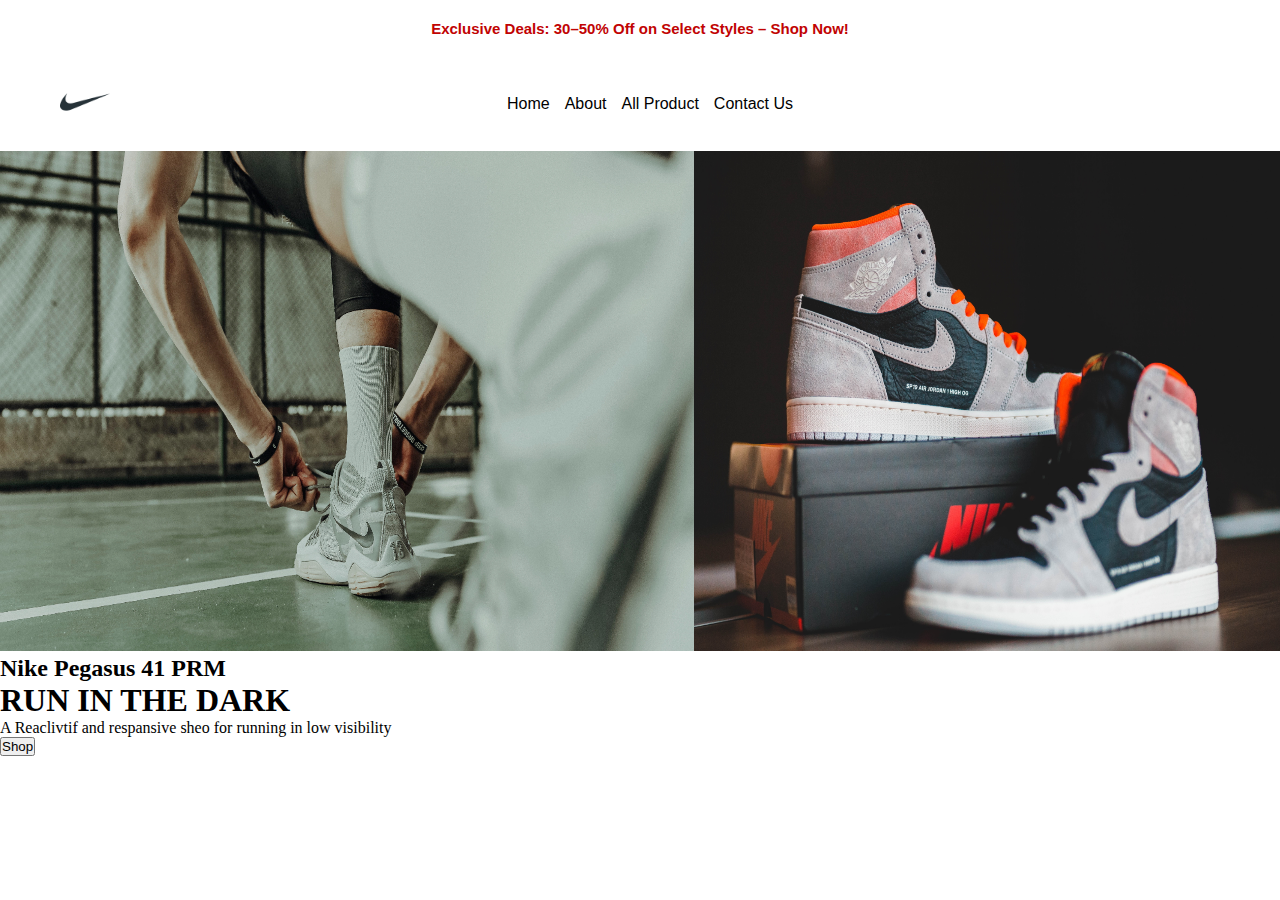
<file: navbar.html>
<!DOCTYPE html>
<html lang="en">
  <head>
    <meta charset="UTF-8" />
    <meta name="viewport" content="width=device-width, initial-scale=1.0" />
    <title></title>
    <style>
      * {
        padding: 0%;
        margin: 0%;
        box-sizing: border-box;
      }

      ::-webkit-scrollbar {
        width: 10px;
      }
      ::-webkit-scrollbar-thumb {
        background-color: #2a2a2a;
      }

      body {
        width: 100%;
      }
      .navbar .nav1 {
        display: flex;
        align-items: center;
        justify-content: center;
        padding: 20px;
      }

      .navbar .nav1 h2 {
        font-size: 15px;
        font-family: Arial, Helvetica, sans-serif;
        color: rgb(193, 3, 3);
      }

      .navbar .nav2 {
        display: flex;
        align-items: center;
        justify-content: space-between;
        padding: 20px 60px;
      }

      .nav2 .logo img {
        height: 50px;
        width: 50px;
      }

      .links {
        display: flex;
        gap: 15px;
      }
      .links a {
        text-decoration: none;
        font-family: Arial, Helvetica, sans-serif;
        font-weight: 500;
        color: black;
        transition: 0.4s;
      }
      .links a:hover {
        border-bottom: 1px solid black;
      }

      .nav2 .acount {
        display: flex;
        gap: 15px;
      }

      .nav2 .acount i {
        font-size: 20px;
        cursor: pointer;
      }
      /*this for dropdown menu categories */
      .dropmenu {
        position: fixed; /* Ensures it stays above everything else */
        top: 0;
        left: 0;
        width: 100%;
        backdrop-filter: blur(10px);
        background-color: #0a0a0aa8;
        opacity: 0;
        visibility: hidden;
        transform: translateX(100%);
        height: 100vh;
        z-index: 1000; /* Higher z-index to stay above other elements */
        display: flex; /* Initially hidden */
        justify-content: center; /* Center any content inside the dropmenu */
        align-items: center; /* Vertically center content */
        flex-direction: column;
      }
      .dropmenu.active {
        opacity: 1;
        visibility: visible;
        transform: translateX(0);
      }
      .dropmenu .linksdrop {
        display: flex;
        align-items: flex-start;
        justify-content: center;
        flex-direction: column;
        gap: 20px;
      }

      .dropmenu .linksdrop a {
        font-size: 3rem;
        font-weight: 500;
        color: rgb(232, 232, 232);
        text-decoration: none;
        font-family: Arial, Helvetica, sans-serif;
      }

      .dropmenu .linksdrop a:hover {
        border-bottom: 2px solid rgb(255, 60, 0);
      }
      .icons {
        position: absolute;
        top: 20px;
        left: 20px;
        right: 20px;
        display: flex;
        justify-content: space-between;
        align-items: center;
      }
      .dropmenu .close {
        position: absolute;
        top: 50px;
        left: 90%;
        font-size: 24px;
        cursor: pointer;
        color: white;
        z-index: 1100;
      }
      .dropmenu .close i {
        font-size: 2rem;
        transition: 0.4s;
      }
      .dropmenu .close i:hover {
        color: rgb(255, 140, 0);
      }

      .titledropdown {
        position: absolute;
        top: 0px;
        left: 50px;
      }

      .titledropdown img {
        width: 80px;
        height: auto;
      }
      .imgsbackhome {
        display: flex;
        align-items: center;
        justify-content: center;
        width: 100%;
        height: auto;
      }
      .imgsbackhome img {
        width: 100%;
        height: 500px;
      }
    </style>
  </head>
  <body>
    <section class="home">
      <nav class="navbar">
        <div class="nav1">
          <h2>Exclusive Deals: 30–50% Off on Select Styles – Shop Now!</h2>
        </div>
        <div class="nav2">
          <div class="logo">
            <img src="nike.png" />
          </div>

          <div class="links">
            <a href="">Home</a>
            <a href="about.html">About</a>
            <a href="">All Product</a>
            <a href="">Contact Us</a>
          </div>

          <div class="acount">
            <i class="bx bx-user"></i>
            <i class="bx bxs-shopping-bag"></i>
            <i class="bx bx-menu-alt-right openMenu"></i>
          </div>
        </div>
      </nav>
      <div class="dropmenu">
        <div class="icons">
          <div class="close">
            <i class="bx bx-x"></i>
          </div>
          <div class="titledropdown">
            <img src="nike2.png" />
          </div>
        </div>
        <div class="linksdrop">
          <a href="">Men's</a>
          <a href="">Women</a>
          <a href="">Kids</a>
          <a href="">Bag's</a>
          <a href="">Shoes</a>
          <a href="">Accessories</a>
        </div>
      </div>
      <div class="imgsbackhome">
        <div class="img1">
          <img src="imgback1.jpg" alt="" />
        </div>
        <div class="img2">
          <img src="imgback2.jpg" alt="" />
        </div>
      </div>

      <div class="shoping">
        <h2>Nike Pegasus 41 PRM</h2>
        <h1>RUN IN THE DARK</h1>
        <p>A Reaclivtif and respansive sheo for running in low visibility</p>
        <button class="shop">Shop</button>
      </div>
    </section>

    <script>
      const dropmenu = document.querySelector(".dropmenu"),
        openMenu = document.querySelector(".openMenu"),
        close = document.querySelector(".close");

      openMenu.addEventListener("click", () => {
        dropmenu.classList.add("active");
      });

      close.addEventListener("click", () => {
        dropmenu.classList.remove("active");
      });
    </script>
  </body>
</html>
</file>
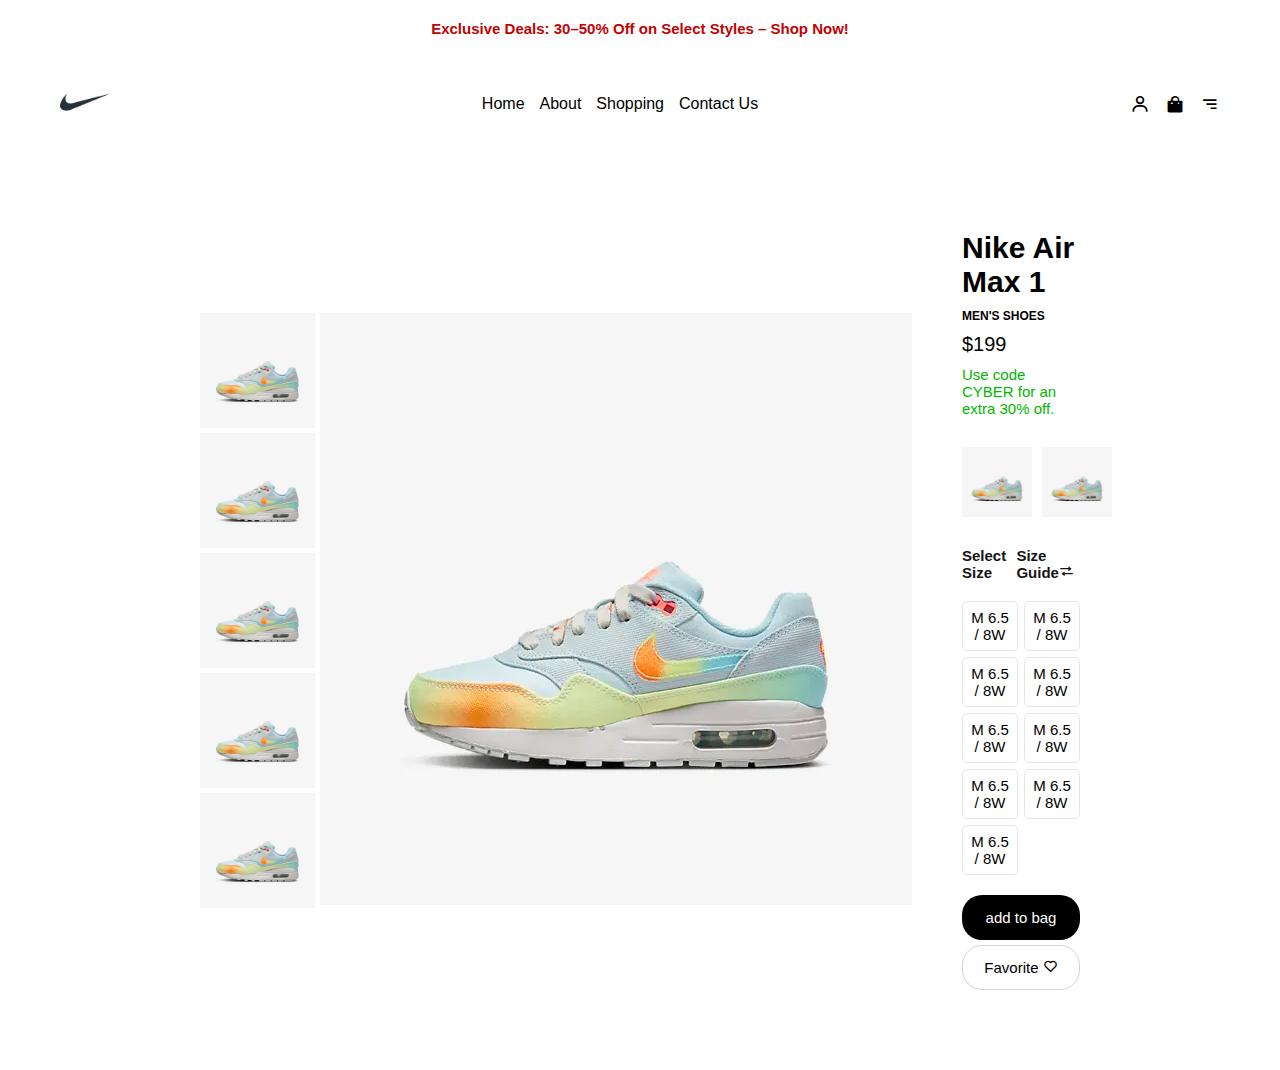
<file: paymentCart.html>
<!DOCTYPE html>
<html lang="en">
  <head>
    <meta charset="UTF-8" />
    <link
      href="https://unpkg.com/boxicons@2.1.4/css/boxicons.min.css"
      rel="stylesheet"
    />
    <link rel="stylesheet" href="pay.css" />
    <meta name="viewport" content="width=device-width, initial-scale=1.0" />
    <title>Pyment</title>
  </head>
  <body>
    <section class="home">
      <nav class="navbar">
        <div class="nav1">
          <h2>Exclusive Deals: 30–50% Off on Select Styles – Shop Now!</h2>
        </div>
        <div class="nav2">
          <div class="logo">
            <img src="nike.png" />
          </div>

          <div class="links">
            <a href="index.html">Home</a>
            <a href="about.html">About</a>
            <a href="allProduct.html">Shopping</a>
            <a href="">Contact Us</a>
          </div>

          <div class="acount">
            <i class="bx bx-user"></i>
            <i class="bx bxs-shopping-bag"></i>
            <i class="bx bx-menu-alt-right openMenu"></i>
          </div>
        </div>
      </nav>
      <div class="dropmenu">
        <div class="icons">
          <div class="close">
            <i class="bx bx-x"></i>
          </div>
          <div class="titledropdown">
            <img src="nike2.png" />
          </div>
        </div>
        <div class="linksdrop">
          <a href="index.html" class="linknav">Home</a>
          <a href="about.html" class="linknav">About</a>
          <a href="allProduct.html" class="linknav">Shopping</a>
          <a href="contact.html" class="linknav">Contact Us</a>
          <a href="">Men's</a>
          <a href="">Women</a>
          <a href="">Kids</a>
          <a href="">Bag's</a>
          <a href="">Shoes</a>
          <a href="">Accessories</a>
        </div>
      </div>
    </section>

    <div class="paymentsmethod">

      <div class="imgesAllpro">
        <div class="imgesProducts">
          <img src="AIR+MAX+1+BG.png" alt="" />
          <img src="AIR+MAX+1+BG.png" alt="" />
          <img src="AIR+MAX+1+BG.png" alt="" />
          <img src="AIR+MAX+1+BG.png" alt="" />
          <img src="AIR+MAX+1+BG.png" alt="" />
        </div>

        <div class="imgDispaly">
          <img src="AIR+MAX+1+BG.png" alt="" class="imgslider" />
        </div>
        <div class="btnnextandprev">
            <button class="prev"><i class='bx bxs-chevron-left'></i></button>
            <button class="next"><i class='bx bxs-chevron-right'></i></button>
        </div>
      </div>

      <div class="infoProduct">
        <div class="fisttitelsPro">
          <h3>Nike Air Max 1</h3>
          <p>MEN'S SHOES</p>
          <span>$199</span>
          <h2>Use code CYBER for an extra 30% off.</h2>
        </div>

        <div class="colorProduct">
          <img src="AIR+MAX+1+BG.png" alt="" />
          <img src="AIR+MAX+1+BG.png" alt="" />
        </div>

        <div class="details">
          <div class="detailTitle">
            <h3>Select Size</h3>
            <h3>Size Guide<i class='bx bx-transfer'></i></h3>
          </div>
          <div class="detailsize">
            <button>M 6.5 / 8W</button>
            <button>M 6.5 / 8W</button>
            <button>M 6.5 / 8W</button>
            <button>M 6.5 / 8W</button>
            <button>M 6.5 / 8W</button>
            <button>M 6.5 / 8W</button>
            <button>M 6.5 / 8W</button>
            <button>M 6.5 / 8W</button>
            <button>M 6.5 / 8W</button>
          </div>

          <div class="btnshoping">
            <button>add to bag</button>
            <button class="favotitebtn">Favorite <i class='bx bx-heart'></i></button>
          </div>
        </div>
      </div>
    </div>
    <script src="pay.js"></script>
  </body>
</html>
</file>
<file: style.css>
* {
  padding: 0%;
  margin: 0%;
  box-sizing: border-box;
}

::-webkit-scrollbar {
  width: 10px;
}
::-webkit-scrollbar-thumb {
  background-color: #2a2a2a;
}

body {
  width: 100%;
}
.navbar .nav1 {
  display: flex;
  align-items: center;
  justify-content: center;
  padding: 20px;
}

.navbar .nav1 h2 {
  font-size: 15px;
  font-family: Arial, Helvetica, sans-serif;
  color: rgb(193, 3, 3);
}

.navbar .nav2 {
  display: flex;
  align-items: center;
  justify-content: space-between;
  padding: 20px 60px;
}

.nav2 .logo img {
  height: 50px;
  width: 50px;
}

.links {
  display: flex;
  gap: 15px;
}
.links a {
  text-decoration: none;
  font-family: Arial, Helvetica, sans-serif;
  font-weight: 500;
  color: black;
  transition: 0.4s;
}
.links a:hover {
  border-bottom: 1px solid black;
}

.nav2 .acount {
  display: flex;
  gap: 15px;
}

.nav2 .acount i {
  font-size: 20px;
  cursor: pointer;
}
/*this for dropdown menu categories */
.dropmenu {
  position: fixed; /* Ensures it stays above everything else */
  top: 0;
  left: 0;
  width: 100%;
  backdrop-filter: blur(10px);
  background-color: #0a0a0aa8;
  opacity: 0;
  visibility: hidden;
  transform: translateX(100%);
  height: 100vh;
  z-index: 1000; /* Higher z-index to stay above other elements */
  display: flex; /* Initially hidden */
  justify-content: center; /* Center any content inside the dropmenu */
  align-items: center; /* Vertically center content */
  flex-direction: column;
}
.dropmenu.active {
  opacity: 1;
  visibility: visible;
  transform: translateX(0);
}
.dropmenu .linksdrop {
  display: flex;
  align-items: flex-start;
  justify-content: center;
  flex-direction: column;
  gap: 20px;
}

.dropmenu .linksdrop a {
  font-size: 3rem;
  font-weight: 500;
  color: rgb(232, 232, 232);
  text-decoration: none;
  font-family: Arial, Helvetica, sans-serif;
}
.linksdrop .linknav {
  display: none;
}
.dropmenu .linksdrop a:hover {
  border-bottom: 2px solid rgb(255, 60, 0);
}
.icons {
  position: absolute;
  top: 20px;
  left: 20px;
  right: 20px;
  display: flex;
  justify-content: space-between;
  align-items: center;
}
.dropmenu .close {
  position: absolute;
  top: 50px;
  left: 90%;
  font-size: 24px;
  cursor: pointer;
  color: white;
  z-index: 1100;
}
.dropmenu .close i {
  font-size: 2rem;
  transition: 0.4s;
}
.dropmenu .close i:hover {
  color: rgb(255, 140, 0);
}

.titledropdown {
  position: absolute;
  top: 0px;
  left: 50px;
}

.titledropdown img {
  width: 80px;
  height: auto;
}
.imgsbackhome {
  display: flex;
  align-items: center;
  justify-content: center;
  width: 100%;
  height: auto;
}
.imgsbackhome img {
  width: 100%;
  height: 500px;
}

.shoping {
  display: flex;
  align-items: center;
  justify-content: center;
  padding: 30px;
  flex-direction: column;
}

.shoping h2 {
  font-size: 15px;
  font-family: Arial, Helvetica, sans-serif;
  font-weight: 300;
}

.shoping h1 {
  font-size: 55px;
  font-weight: 900;
  font-family: Arial, Helvetica, sans-serif;
}

.shoping p {
  font-size: 15px;
  font-family: Arial, Helvetica, sans-serif;
  margin-bottom: 20px;
}

.shop {
  padding: 5px 15px;
  background-color: black;
  color: white;
  font-size: 15px;
  font-family: Arial, Helvetica, sans-serif;
  font-weight: 400;
  border-radius: 10px;
  border: 1px solid transparent;
  outline: 0;
  cursor: pointer;
}
/* Section Layout */
.categories {
  display: grid;
  grid-template-columns: repeat(2, 1fr); /* Two columns */
  /* Space between the grid items */
  width: 100%;
  margin-bottom: 100px;
  gap: 3px;
  box-sizing: border-box;
}

/* Individual Category Item */
.categories .cat {
  position: relative;
  width: 100%;
  height: 80vh;
  background-size: cover;
  background-position: center;
  background-repeat: no-repeat;
  display: flex;
  flex-direction: column;
  justify-content: center;
  align-items: center;
  color: white;
  text-align: start;
  box-shadow: 0 4px 8px rgba(0, 0, 0, 0.2); /* Optional shadow */
  transition: transform 0.4s ease;
  overflow: hidden;
}
.categories .cat:hover {
  transform: scale(0.99);
}

/* Add specific background images to each category */
.categories .cat:nth-child(1) {
  background-image: url("NikeTech.jpg");
}
.categories .cat:nth-child(1) {
  background-image: url("NikeTech.jpg");
}

.categories .cat:nth-child(2) {
  background-image: url("nikeshoes1.jpg");
}

.categories .cat:nth-child(3) {
  background-image: url("NikeBlazer.jpg");
}

.categories .cat:nth-child(4) {
  background-image: url("ambushxnikejacket.jpg");
}
.categories h2,
.categories h1,
.categories button {
  position: absolute;
  left: 10%;
}
/* Heading and Button Styles */
.categories h2 {
  top: 70%;
  font-size: 1.5rem;
  margin-bottom: 10px;
  font-size: 15px;
  font-family: Arial, Helvetica, sans-serif;
}

.categories h1 {
  top: 75%;
  font-size: 2rem;
  margin-bottom: 20px;
  font-size: 25px;
  font-family: Arial, Helvetica, sans-serif;
}

.categories button {
  font-family: Arial, Helvetica, sans-serif;
  top: 85%;
  background-color: black;
  color: white;
  border: none;
  padding: 10px 20px;
  font-size: 1rem;
  cursor: pointer;
  border-radius: 5px;
  transition: background-color 0.3s ease;
}

.categories button:hover {
  background-color: #444;
}

.cover {
  background-image: url(nikecvr.jpg);
  background-repeat: no-repeat;
  background-size: cover;
  background-position: center;
  height: 100vh;
  width: 100%;
}
.categories02 {
  display: flex;
  align-items: center;
  justify-content: center;
  flex-direction: column;
}
.categories02 h1 {
  padding: 50px;
  font-family: Arial, Helvetica, sans-serif;
  font-size: 40px;
}
.carts {
  display: flex;
  align-items: center;
  justify-content: center;
  flex-wrap: wrap;
  gap: 30px;
  width: 100%;
  padding: 15px;
  height: auto;
}

.carts img {
  height: 500px;
  width: 100%;
  border-radius: 5px;
}

.carts h2 {
  font-family: Arial, Helvetica, sans-serif;
  color: black;
  font-weight: 400;
}

/*style slides :*/
/* Slider container styles */

.titleprslides {
  padding: 50px 50px;
}

.titleprslides h2 {
  font-size: 40px;
  font-family: Arial, Helvetica, sans-serif;
  font-weight: 600;
  color: black;
}
.slides {
  display: flex;
  align-items: center;
  position: relative;
  width: 100%;
  overflow: hidden;
}

/* Outer container for overflow control */
.contentsliders-container {
  width: 100%;
  overflow: hidden;
}

/* Inner container holding the slider items */
.contentsliders {
  display: flex;
  transition: transform 0.3s ease-in-out; /* Smooth sliding effect */
}

.contentsliders a {
  text-decoration: none; /* Remove underline from links */
}

.contentsliders img {
  width: 300px; /* Set the width of the images */
  height: 300px;
  margin-right: 10px; /* Add spacing between images */
  border-radius: 10px;
  box-shadow: 0 4px 6px rgba(0, 0, 0, 0.1);
}

/* Styling for Next and Prev buttons */
.btnnext,
.btnprev {
  padding: 10px 10px;
  background-color: #d6d6d6d7;
  color: rgb(0, 0, 0);
  border: none;
  border-radius: 50%;
  cursor: pointer;
  font-size: 16px;
  position: absolute;
  top: 50%;
  transform: translateY(-50%);
  z-index: 10;
}

/* Styling for icons inside the buttons */
.btnnext i,
.btnprev i {
  font-size: 25px;
  font-weight: 800;
}

button:hover {
  background-color: #d6d6d6f5;
}

.btnprev {
  left: 50px;
}

.btnnext {
  right: 50px;
}
.promo {
  margin-top: 50px;
  display: flex;
  align-items: center;
  justify-content: center;
  flex-wrap: wrap;
  width: 100%;
  padding: 100px;
  background-color: rgb(34, 34, 34);
  color: white;
  gap: 30px;
}
.promo h2 {
  font-family: Arial, Helvetica, sans-serif;
  font-size: 35px;
  font-weight: 700;
}
.promo .promoBtn {
  padding: 10px;
  background-color: black;
  font-size: 15px;
  color: white;
  outline: 0;
  border: 1px solid transparent;
  border-radius: 5px;
  cursor: pointer;
  transition: 0.4s;
}
.promo .promoBtn:hover {
  background-color: rgba(55, 54, 54, 0.47);
}
/*footer parte :*/
.footer {
  width: 100%;
  padding: 40px;
  display: flex;
  justify-content: flex-start;
}
.footcat {
  display: flex;
  align-items: flex-start;
  justify-content: center;
  flex-direction: column;
  gap: 15px;
  width: 100%;
}
.titleFoot h2 {
  font-size: 18px;
  font-family: Arial, Helvetica, sans-serif;
  font-weight: 600;
}

.linksfoot {
  display: flex;
  align-items: flex-start;
  justify-content: center;
  flex-direction: column;
  gap: 15px;
}
.linksfoot a {
  text-decoration: none;
  color: black;
  font-size: 15px;
  font-family: Arial, Helvetica, sans-serif;
}
.prtfoot1 {
  display: flex;
  justify-content: center;
  width: 100%;
}
.prtfoot2 {
  width: 100%;
  display: flex;
  align-items: flex-end;
  justify-content: flex-start;
  flex-direction: column;
}
.listLanguage {
  opacity: 0;
  visibility: hidden;
  margin-top: 5px;
  display: flex;
  align-items: flex-start;
  justify-content: center;
  flex-direction: column;
  gap: 1px;
}
.listLanguage.active {
  opacity: 1;
  visibility: visible;
}
.listLanguage button {
  width: 100%;
  padding: 5px;
  background-color: rgb(255, 255, 255);
  outline: 0;
  border: 1px solid transparent;
  color: rgb(0, 0, 0);
  font-family: Arial, Helvetica, sans-serif;
  font-size: 15px;
  border-radius: 5px;
  box-shadow: rgba(100, 100, 111, 0.2) 0px 7px 29px 0px;
  cursor: pointer;
  text-align: left;
}
.listLanguage button:hover {
  background-color: #b2b2b21a;
}
.contries {
  display: flex;
  align-items: center;
  justify-content: flex-start;
  gap: 5px;
  cursor: pointer;
}
.contries .icon i {
  font-size: 15px;
}
.contries .contry h2 {
  font-size: 15px;
  font-family: Arial, Helvetica, sans-serif;
  font-weight: 400;
}

/*respansive designs*/
@media (max-width: 850px) {
  .dropmenu .close {
    position: absolute;
    top: 50px;
    left: 80%;
  }
  .dropmenu .close i {
    font-size: 2rem;
    transition: 0.4s;
  }
  .dropmenu .close i:hover {
    color: rgb(255, 140, 0);
  }

  .titledropdown {
    position: absolute;
    top: 0px;
    left: 20px;
  }
  .linksdrop .linknav {
    display: block;
  }
  .dropmenu .linksdrop a {
    font-size: 1.6rem;
  }
  .imgsbackhome .img2 img {
    display: none;
  }
  .imgsbackhome img {
    height: 300px;
  }
  .links,
  .acount {
    display: none;
  }
  .shoping h1 {
    font-size: 1.5rem;
  }

  .shoping p {
    text-align: center;
  }
  .categories {
    display: grid;
    grid-template-columns: 1fr; /* Single column layout */
    gap: 10px; /* Adjust spacing between items */
  }

  .categories .cat {
    height: 50vh; /* Reduce height for mobile devices */
    padding: 20px;
    margin-bottom: 5px; /* Add padding for better spacing */
  }

  .categories .cat h2,
  .categories .cat h1,
  .categories .cat button {
    left: 5%; /* Adjust horizontal positioning */
    top: auto; /* Let natural flow dictate vertical positioning */
    transform: translateY(0); /* Reset any translations */
  }

  .categories .cat h2 {
    font-size: 1.2rem; /* Adjust font size */
  }

  .categories .cat h1 {
    font-size: 1.5rem; /* Adjust font size */
    margin-top: 25px;
  }

  .categories .cat button {
    font-size: 0.9rem; /* Reduce button font size */
    padding: 8px 15px; /* Adjust button size */
    margin-top: 65px;
  }

  .imgsbackhome {
    flex-wrap: wrap;
  }

  .carts img {
    height: auto;
    width: 100%;
  }

  .carts h2 {
    font-family: Arial, Helvetica, sans-serif;
    color: black;
    font-weight: 400;
    font-size: 1.1rem;
    text-decoration: none;
  }

  .btnprev {
    left: 20px;
  }

  .btnnext {
    right: 20px;
  }
  .promo {
    margin-top: 50px;
    display: flex;
    align-items: center;
    justify-content: center;
    flex-wrap: wrap;
    width: 100%;
    padding: 50px;
    background-color: rgb(34, 34, 34);
    color: white;
    gap: 30px;
  }
  .promo h2 {
    font-family: Arial, Helvetica, sans-serif;
    font-size: 25px;
    font-weight: 700;
  }
  .promo .promoBtn {
    padding: 10px;
    background-color: black;
    font-size: 15px;
    color: white;
    outline: 0;
    border: 1px solid transparent;
    border-radius: 5px;
    cursor: pointer;
    transition: 0.4s;
  }
  .prtfoot1 {
    display: flex;
    justify-content: center;
    width: 100%;
    display: grid;
    grid-template-columns: 2fr 2fr;
    gap: 20px;
  }

  .categories02 h1,
  .titleprslides h2 {
    font-size: 28px;
    width: 100%;
  }

  .navbar .nav1 h2 {
    font-size: 13px;
    text-align: center;
    font-weight: 600;
    font-family: Arial, Helvetica, sans-serif;
    color: rgb(193, 3, 3);
  }
  .navbar .nav2 {
    display: flex;
    align-items: center;
    justify-content: space-between;
    padding: 20px 30px;
  }
}
</file>
<file: about.css>
@import url("https://fonts.googleapis.com/css2?family=Afacad+Flux:wght@100..1000&family=Caveat:wght@400..700&family=Kaushan+Script&family=Open+Sans:ital,wght@0,300..800;1,300..800&family=Spline+Sans+Mono:ital,wght@0,300..700;1,300..700&display=swap");
* {
  padding: 0%;
  margin: 0%;
  box-sizing: border-box;
}

::-webkit-scrollbar {
  width: 10px;
}
::-webkit-scrollbar-thumb {
  background-color: #797979;
}

body {
  width: 100%;
  background-color: rgba(0, 0, 0, 0.934);
}
.navbar .nav1 {
  display: flex;
  align-items: center;
  justify-content: center;
  padding: 20px;
}

.navbar .nav1 h2 {
  font-size: 15px;
  font-family: Arial, Helvetica, sans-serif;
  color: rgb(193, 3, 3);
}

.navbar .nav2 {
  display: flex;
  align-items: center;
  justify-content: space-between;
  padding: 0px 60px;
  background-color: transparent;
}

.nav2 .logo img {
  height: 120px;
  width: 120px;
}

.links {
  display: flex;
  gap: 15px;
}
.links a {
  text-decoration: none;
  font-family: Arial, Helvetica, sans-serif;
  font-weight: 500;
  color: rgb(255, 255, 255);
  transition: 0.4s;
}
.links a:hover {
  border-bottom: 1px solid rgb(255, 255, 255);
}

.nav2 .acount {
  display: flex;
  gap: 15px;
}

.nav2 .acount i {
  font-size: 20px;
  cursor: pointer;
  color: white;
}
/*this for dropdown menu categories */
.dropmenu {
  position: fixed; /* Ensures it stays above everything else */
  top: 0;
  left: 0;
  width: 100%;
  backdrop-filter: blur(10px);
  background-color: #0a0a0aa8;
  opacity: 0;
  visibility: hidden;
  transform: translateX(100%);
  height: 100vh;
  z-index: 1000; /* Higher z-index to stay above other elements */
  display: flex; /* Initially hidden */
  justify-content: center; /* Center any content inside the dropmenu */
  align-items: center; /* Vertically center content */
  flex-direction: column;
}
.dropmenu.active {
  opacity: 1;
  visibility: visible;
  transform: translateX(0);
}
.dropmenu .linksdrop {
  display: flex;
  align-items: flex-start;
  justify-content: center;
  flex-direction: column;
  gap: 20px;
}

.dropmenu .linksdrop a {
  font-size: 3rem;
  font-weight: 500;
  color: rgb(232, 232, 232);
  text-decoration: none;
  font-family: Arial, Helvetica, sans-serif;
}
.linksdrop .linknav {
  display: none;
}
.dropmenu .linksdrop a:hover {
  border-bottom: 2px solid rgb(255, 60, 0);
}
.icons {
  position: absolute;
  top: 20px;
  left: 20px;
  right: 20px;
  display: flex;
  justify-content: space-between;
  align-items: center;
}
.dropmenu .close {
  position: absolute;
  top: 50px;
  left: 90%;
  font-size: 24px;
  cursor: pointer;
  color: white;
  z-index: 1100;
}
.dropmenu .close i {
  font-size: 2rem;
  transition: 0.4s;
}
.dropmenu .close i:hover {
  color: rgb(255, 140, 0);
}

.titledropdown {
  position: absolute;
  top: 0px;
  left: 50px;
}

.titledropdown img {
  width: 80px;
  height: auto;
}
/* fin parte menu dropdown and navbar*/

.about {
  width: 100%;
  height: auto;
  padding: 30px;
  display: flex;
  align-items: center;
  gap: 100px;

  flex-direction: column;
}

.hometitle h2 {
  font-family: Arial, Helvetica, sans-serif;
  color: white;
  font-size: 60px;
  font-weight: 1000;
}
.hometitle h3 {
  font-family: "Kaushan Script", cursive;
  font-weight: 400;
  font-style: normal;
  color: rgb(242, 128, 13);
}
.btnAbout button {
  padding: 8px;
  background-color: aliceblue;
  color: black;
  border-radius: 5px;
  outline: 0;
  border: 1px solid transparent;
  font-size: 15px;
  font-family: Arial, Helvetica, sans-serif;
  font-weight: 500;
  cursor: pointer;
  transition: 0.4s;
}

.btnAbout button:hover {
  background-color: #303030;
  color: white;
}
.cards,
.cards02 {
  display: flex;
  align-items: center;
  justify-content: center;
  gap: 70px;
}
.card {
  display: flex;
  align-items: flex-start;
  justify-content: center;
  flex-direction: column;
  width: 100%;
  gap: 10px;
}

.card .imgCard img {
  width: 100%;
  height: auto;
}

.card .titleCrad1 h3 {
  font-size: 15px;
  font-family: "Kaushan Script", cursive;
  font-weight: 400;
  font-style: normal;
  color: rgb(242, 128, 13);
}

.card .titleCrad2 h2 {
  font-size: 25px;
  font-family: Arial, Helvetica, sans-serif;
  color: #f8f8f8;
}

.card .descrebtionCard p {
  font-size: 14px;
  font-family: Arial, Helvetica, sans-serif;
  color: #f8f8f8;
  font-weight: 300;
}

.titleExclusive h2 {
  text-align: right;
  color: white;
  font-size: 30px;
  font-family: Arial, Helvetica, sans-serif;
}

.card02 {
  display: flex;
  align-items: flex-start;
  justify-content: center;
  flex-direction: column;
  width: 100%;
  gap: 10px;
}

.card02 .imgsCard02 img {
  width: 100%;
  height: auto;
}

.card02 .titleCrad02 h2 {
  font-size: 15px;
  font-family: "Kaushan Script", cursive;
  font-weight: 400;
  font-style: normal;
  color: rgb(242, 128, 13);
}

.card02 .descreption02 p {
  font-size: 14px;
  font-family: Arial, Helvetica, sans-serif;
  color: #f8f8f8;
  font-weight: 300;
}
.card02:hover .descreption02 p {
  color: #797979;
}

.CommunityPt {
  display: flex;
  align-items: center;
  justify-content: center;
  width: 100%;
  gap: 100px;
}
.btnandtitle {
  display: flex;
  align-items: flex-start;
  flex-direction: column;
  gap: 15px;
}
.btnandtitle .titleCommunity h3 {
  font-size: 35px;
  color: white;
  font-family: Arial, Helvetica, sans-serif;
  font-weight: 700;
}
.btnandtitle .btnCommunity button {
  padding: 10px;
  background-color: rgba(255, 255, 255, 0.941);
  color: black;
  outline: 0;
  border: 1px solid transparent;
  border-radius: 30px;
  font-weight: 600;
}
.CommunityPt .imgCommunity img {
  height: auto;
  width: 100%;
}

.Initiatives h2 {
  font-size: 30px;
  font-family: Arial, Helvetica, sans-serif;
  color: white;
}
.InitiativesActivitys {
  display: flex;
  align-items: flex-start;
  justify-content: center;
  width: 100%;
  display: grid;
  grid-template-columns: 3fr 1fr 1fr;
  gap: 20px;
}
.InitiativesActivitys .act {
  display: flex;
  justify-content: center;
  flex-direction: column;
  gap: 10px;
}
.InitiativesActivitys .act .imgact img {
  width: 100%;
  height: auto;
}
.InitiativesActivitys .act .titleact h3 {
  font-size: 20px;
  color: white;
  font-family: Arial, Helvetica, sans-serif;
  font-weight: 700;
  cursor: pointer;
}
.InitiativesActivitys .act .titleact h3:hover {
  color: rgb(150, 150, 150);
}
.InitiativesActivitys .act .titleact .titleactbigger {
  font-size: 45px;
}
.InitiativesActivitys .act .pact p {
  font-size: 15px;
  color: rgb(167, 167, 167);
  font-family: Arial, Helvetica, sans-serif;
  font-weight: 500;
}

.footer {
  display: flex;
  align-items: center;
  justify-content: space-between;
  padding: 30px;
  width: 100%;
}

.footer .linksFooter {
  display: flex;
  align-items: center;

  gap: 200px;
}

.footer .linksFooter .footerlink {
  display: flex;
  align-items: flex-start;
  flex-direction: column;
  gap: 10px;
}

.footer .linksFooter .footerlink a {
  text-decoration: none;
  color: white;
  font-size: 15px;
  font-family: Arial, Helvetica, sans-serif;
}
.footer .linksFooter .footerlink a:hover {
  color: rgb(91, 91, 91);
}

.footer .iconsSocial {
  display: flex;
  align-items: center;
  gap: 20px;
}
.footer .iconsSocial a {
  text-decoration: none;
  color: white;
  background-color: rgb(52, 52, 52);
  border-radius: 50%;
  padding: 7px;
}
.footer .iconsSocial a:hover {
  background-color: rgba(52, 52, 52, 0.715);
}
.footer .iconsSocial i {
  font-size: 18px;
  align-items: center;
}
.finfooter {
  width: 100%;
  display: flex;
  align-items: flex-end;
  justify-content: flex-end;
  gap: 13px;
  padding: 40px;
}

.finfooter a,
p {
  text-decoration: none;
  color: white;
  font-family: Arial, Helvetica, sans-serif;
  font-size: 13px;
  font-weight: 200;
}
.finfooter a:hover {
  border-bottom: 1px solid white;
}
/*respansive designs*/
@media (max-width: 850px) {
  .dropmenu .close {
    position: absolute;
    top: 50px;
    left: 80%;
  }
  .dropmenu .close i {
    font-size: 2rem;
    transition: 0.4s;
  }
  .dropmenu .close i:hover {
    color: rgb(255, 140, 0);
  }

  .titledropdown {
    position: absolute;
    top: 0px;
    left: 10px;
  }

  .links,
  .acount {
    display: none;
  }
  .linksdrop .linknav {
    display: block;
  }
  .dropmenu .linksdrop a {
       font-size: 1.6rem;
  }
  .hometitle h2 {
    font-family: Arial, Helvetica, sans-serif;
    color: white;
    font-size: 30px;
    font-weight: 700;
  }

  .nav2 .logo img {
    height: 100px;
    width: 100px;
  }
  .navbar .nav2 {
    display: flex;
    align-items: center;
    justify-content: space-between;
    padding: 20px 30px;
    background-color: transparent;
  }
  .navbar .nav1 h2 {
    font-size: 14px;
    font-family: Arial, Helvetica, sans-serif;
    color: rgb(193, 3, 3);
    text-align: center;
  }
  .hometitle h3 {
    font-family: "Kaushan Script", cursive;
    font-weight: 200;
    font-style: normal;
    color: rgb(242, 128, 13);
    font-size: 10px;
  }
  .hometitle h2 {
    font-size: 25px;
    width: 100%;
  }
  .about {
    gap: 50px;
  }
  .cards,
  .cards02 {
    display: flex;
    align-items: center;
    justify-content: center;
    flex-wrap: wrap;
    gap: 70px;
  }
  .titleExclusive h2 {
    font-size: 15px;
  }

  .CommunityPt {
    display: flex;
    align-items: center;
    justify-content: center;
    width: 100%;
    gap: 10px;
    flex-wrap: wrap;
  }
  .btnandtitle {
    display: flex;
    align-items: flex-start;
    flex-direction: column;
    gap: 15px;
  }

  .btnandtitle .titleCommunity h3 {
    font-size: 25px;
    color: white;
    font-family: Arial, Helvetica, sans-serif;
    font-weight: 700;
  }

  .InitiativesActivitys {
    display: flex;
    align-items: flex-start;
    justify-content: center;
    width: 100%;
    display: grid;
    grid-template-columns: 1fr;
    gap: 20px;
  }

  .InitiativesActivitys .act .titleact .titleactbigger {
    font-size: 25px;
  }

  .footer {
    display: flex;
    align-items: center;
    justify-content: center;
    flex-wrap: wrap;
    padding: 30px;
    width: 100%;
    gap: 40px;
  }

  .footer .linksFooter {
    display: flex;
    align-items: flex-start;

    gap: 30px;
  }

  .finfooter {
    width: 100%;
    display: flex;
    align-items: self-start;
    justify-content: center;
    flex-direction: column;
    gap: 5px;
    padding: 40px;
  }

  .finfooter a,
  p {
    text-decoration: none;
    color: white;
    font-family: Arial, Helvetica, sans-serif;
    font-size: 13px;
    font-weight: 100;
  }

  .footer .iconsSocial {
    display: flex;
    align-items: flex-start;
    justify-content: flex-start;
    gap: 20px;
  }
}
</file>
<file: allProducts.css>
@import url("https://fonts.googleapis.com/css2?family=Afacad+Flux:wght@100..1000&family=Caveat:wght@400..700&family=Kaushan+Script&family=Open+Sans:ital,wght@0,300..800;1,300..800&family=Spline+Sans+Mono:ital,wght@0,300..700;1,300..700&display=swap");
* {
  padding: 0%;
  margin: 0%;
  box-sizing: border-box;
}

::-webkit-scrollbar {
  width: 10px;
}
::-webkit-scrollbar-thumb {
  background-color: #797979;
}

body {
  width: 100%;
}
.navbar .nav1 {
  display: flex;
  align-items: center;
  justify-content: center;
  padding: 20px;
}

.navbar .nav1 h2 {
  font-size: 15px;
  font-family: Arial, Helvetica, sans-serif;
  color: rgb(193, 3, 3);
}

.navbar .nav2 {
  display: flex;
  align-items: center;
  justify-content: space-between;
  padding: 20px 60px;
  background-color: transparent;
}

.nav2 .logo img {
  height: 50px;
  width: 50px;
}

.links {
  display: flex;
  gap: 15px;
}
.links a {
  text-decoration: none;
  font-family: Arial, Helvetica, sans-serif;
  font-weight: 500;
  color: rgb(0, 0, 0);
  transition: 0.4s;
}
.links a:hover {
  border-bottom: 1px solid rgb(0, 0, 0);
}

.nav2 .acount {
  display: flex;
  gap: 15px;
}

.nav2 .acount i {
  font-size: 20px;
  cursor: pointer;
  color: rgb(0, 0, 0);
}
/*this for dropdown menu categories */
.dropmenu {
  position: fixed; /* Ensures it stays above everything else */
  top: 0;
  left: 0;
  width: 100%;
  backdrop-filter: blur(10px);
  background-color: #0a0a0aa8;
  opacity: 0;
  visibility: hidden;
  transform: translateX(100%);
  height: 100vh;
  z-index: 1000; /* Higher z-index to stay above other elements */
  display: flex; /* Initially hidden */
  justify-content: center; /* Center any content inside the dropmenu */
  align-items: center; /* Vertically center content */
  flex-direction: column;
}
.dropmenu.active {
  opacity: 1;
  visibility: visible;
  transform: translateX(0);
}
.dropmenu .linksdrop {
  display: flex;
  align-items: flex-start;
  justify-content: center;
  flex-direction: column;
  gap: 20px;
}

.linksdrop .linknav {
  display: none;
}

.dropmenu .linksdrop a {
  font-size: 3rem;
  font-weight: 500;
  color: rgb(232, 232, 232);
  text-decoration: none;
  font-family: Arial, Helvetica, sans-serif;
}

.dropmenu .linksdrop a:hover {
  border-bottom: 2px solid rgb(255, 60, 0);
}
.icons {
  position: absolute;
  top: 20px;
  left: 20px;
  right: 20px;
  display: flex;
  justify-content: space-between;
  align-items: center;
}
.dropmenu .close {
  position: absolute;
  top: 50px;
  left: 90%;
  font-size: 24px;
  cursor: pointer;
  color: white;
  z-index: 1100;
}
.dropmenu .close i {
  font-size: 2rem;
  transition: 0.4s;
}
.dropmenu .close i:hover {
  color: rgb(255, 140, 0);
}

.titledropdown {
  position: absolute;
  top: 0px;
  left: 50px;
}

.titledropdown img {
  width: 80px;
  height: auto;
}

.allproduvts {
  width: 100%;
  height: auto;
}

.navbarAllproducts {
  width: 100%;
  display: flex;
  align-items: center;
  justify-content: space-between;
  padding: 30px 40px;
}
.navbarAllproducts .titlenav h2 {
  font-size: 15px;
  font-family: Arial, Helvetica, sans-serif;
  color: rgb(193, 3, 3);
}
.filtter {
  display: flex;
  align-items: center;
  gap: 10px;
  cursor: pointer;
}
.filtter h2 {
  font-size: 15px;
  font-weight: 500;
}

.product1,
.product2,
.product3,
.product4,
.product5 {
  display: none;
}

.product1.active,
.product2.active,
.product3.active,
.product4.active,
.product5.active {
  display: block;
}

.content {
  display: flex;
  align-items: center;
  justify-content: center;
}
.menu {
  display: none;
  align-items: flex-start;
  justify-content: flex-start;
  flex-direction: column;
  width: 100%;
  background-color: #ffffff;
  height: 100vh;
  padding: 60px 20px;
  gap: 30px;
  flex: 20%;
}
.menu.act {
  display: flex;
  transform: translateX(-10px);
}
.menu button {
  background-color: transparent;
  font-size: 15px;
  font-family: Arial, Helvetica, sans-serif;
  font-weight: 600;
  color: rgb(0, 0, 0);
  outline: 0;
  border: 1px solid transparent;
  cursor: pointer;
  padding: 5px;
}
.product1,
.product2,
.product3,
.product4,
.product5 {
  background-color: rgba(255, 255, 255, 0.864);
  width: 100%;
  height: 100vh;
}
.product1 {
}
.cards {
  width: 100%;
  height: auto;
  padding: 20px;
  display: flex;
  align-items: center;
  justify-content: center;
  display: grid;
  grid-template-columns: 3fr 3fr 3fr;
}
.situationPro h2 {
  font-family: Arial, Helvetica, sans-serif;
  font-size: 15px;
  font-weight: 600;
  color: red;
}
.titlepro h3 {
  font-size: 20px;
  font-family: Arial, Helvetica, sans-serif;
  font-weight: 600;
  color: black;
}
.price span {
  font-family: Arial, Helvetica, sans-serif;
  font-size: 18px;
  font-weight: 530;
}
.price .promospan {
  text-decoration: line-through;
}
.promo h2 {
  font-family: Arial, Helvetica, sans-serif;
  font-size: 18px;
  color: rgb(38, 147, 38);
  font-weight: 600;
}
.promo h1 {
  font-family: Arial, Helvetica, sans-serif;
  font-size: 20px;
  color: rgb(38, 147, 38);
  font-weight: 600;
}
.imgcard img {
  height: auto;
  width: 100%;
  border-radius: 10px;
}
.card {
  width: 100%;
  height: auto;
  padding: 20px;
  display: flex;
  align-items: flex-start;
  justify-content: center;
  flex-direction: column;
  gap: 10px;
}

.btnbuy button {
  padding: 5px 15px;
  background-color: black;
  color: white;
  font-family: Arial, Helvetica, sans-serif;
  font-size: 13px;
  font-weight: 500;
  outline: 0;
  border: 1px solid transparent;
  border-radius: 5px;
  box-shadow: rgba(149, 157, 165, 0.2) 0px 8px 24px;
  cursor: pointer;
}



/* fin parte menu dropdown and navbar*/
@media (max-width: 850px) {
  .dropmenu .close {
    position: absolute;
    top: 50px;
    left: 80%;
  }
  .dropmenu .close i {
    font-size: 2rem;
    transition: 0.4s;
  }
  .dropmenu .close i:hover {
    color: rgb(255, 140, 0);
  }
  .titledropdown {
    position: absolute;
    top: 0px;
    left: 20px;
  }

  .links,
  .acount {
    display: none;
  }
  .navbar .nav1 h2 {
    text-align: center;
    font-size: 10px;
    font-family: Arial, Helvetica, sans-serif;
    color: rgb(193, 3, 3);
  }

  .linksdrop .linknav {
    display: block;
  }

  .dropmenu .linksdrop a {
    font-size: 1.6rem;
  }

  .cards {
    width: 100%;
    height: auto;
    padding: 20px;
    display: flex;
    align-items: center;
    justify-content: center;
    display: grid;
    grid-template-columns: 1fr;
  }
  .menu {
    display: none;
    align-items: center;
    justify-content: flex-start;
    flex-direction: column;
    width: 100%;
    background-color: #ffffff;
    height: 100vh;
    padding: 60px 20px;
    gap: 30px;
    flex: 100%;
    
  }
  .menu.act {
    display: flex;
  }
  .content {
    display: flex;
    align-items: center;
    justify-content: center;
    flex-direction: column;
  }
}
</file>
<file: pay.css>
* {
  padding: 0%;
  margin: 0%;
  box-sizing: border-box;
}

::-webkit-scrollbar {
  width: 10px;
}
::-webkit-scrollbar-thumb {
  background-color: #797979;
}

body {
  width: 100%;
}
.navbar .nav1 {
  display: flex;
  align-items: center;
  justify-content: center;
  padding: 20px;
}

.navbar .nav1 h2 {
  font-size: 15px;
  font-family: Arial, Helvetica, sans-serif;
  color: rgb(193, 3, 3);
}

.navbar .nav2 {
  display: flex;
  align-items: center;
  justify-content: space-between;
  padding: 20px 60px;
  background-color: transparent;
}

.nav2 .logo img {
  height: 50px;
  width: 50px;
}

.links {
  display: flex;
  gap: 15px;
}
.links a {
  text-decoration: none;
  font-family: Arial, Helvetica, sans-serif;
  font-weight: 500;
  color: rgb(0, 0, 0);
  transition: 0.4s;
}
.links a:hover {
  border-bottom: 1px solid rgb(0, 0, 0);
}

.nav2 .acount {
  display: flex;
  gap: 15px;
}

.nav2 .acount i {
  font-size: 20px;
  cursor: pointer;
  color: rgb(0, 0, 0);
}
/*this for dropdown menu categories */
.dropmenu {
  position: fixed; /* Ensures it stays above everything else */
  top: 0;
  left: 0;
  width: 100%;
  backdrop-filter: blur(10px);
  background-color: #0a0a0aa8;
  opacity: 0;
  visibility: hidden;
  transform: translateX(100%);
  height: 100vh;
  z-index: 1000; /* Higher z-index to stay above other elements */
  display: flex; /* Initially hidden */
  justify-content: center; /* Center any content inside the dropmenu */
  align-items: center; /* Vertically center content */
  flex-direction: column;
}
.dropmenu.active {
  opacity: 1;
  visibility: visible;
  transform: translateX(0);
}
.dropmenu .linksdrop {
  display: flex;
  align-items: flex-start;
  justify-content: center;
  flex-direction: column;
  gap: 20px;
}

.linksdrop .linknav {
  display: none;
}

.dropmenu .linksdrop a {
  font-size: 3rem;
  font-weight: 500;
  color: rgb(232, 232, 232);
  text-decoration: none;
  font-family: Arial, Helvetica, sans-serif;
}

.dropmenu .linksdrop a:hover {
  border-bottom: 2px solid rgb(255, 60, 0);
}
.icons {
  position: absolute;
  top: 20px;
  left: 20px;
  right: 20px;
  display: flex;
  justify-content: space-between;
  align-items: center;
}
.dropmenu .close {
  position: absolute;
  top: 50px;
  left: 90%;
  font-size: 24px;
  cursor: pointer;
  color: white;
  z-index: 1100;
}
.dropmenu .close i {
  font-size: 2rem;
  transition: 0.4s;
}
.dropmenu .close i:hover {
  color: rgb(255, 140, 0);
}

.titledropdown {
  position: absolute;
  top: 0px;
  left: 50px;
}

.titledropdown img {
  width: 80px;
  height: auto;
}
.paymentsmethod {
  display: flex;
  align-items: center;
  justify-content: center;
  width: 100%;
  padding: 80px 200px;
  gap: 50px;
}
.imgesAllpro {
  display: flex;
  justify-content: flex-start;
  align-items: center;
  gap: 5px;
}
.imgesProducts {
  display: flex;
  align-items: center;
  justify-content: center;
  flex-direction: column;
  gap: 5px;
}
.imgesProducts img {
  height: auto;
  width: 115px;
}
.imgDispaly {
  width: 100%;
  height: auto;
}

.infoProduct {
  display: flex;
  align-items: flex-start;
  justify-content: flex-start;
  flex-direction: column;
  gap: 30px;
  width: 100%;
}
.fisttitelsPro {
  display: flex;
  align-items: flex-start;
  justify-content: center;
  flex-direction: column;
  gap: 10px;
}
.fisttitelsPro h3 {
  font-family: Arial, Helvetica, sans-serif;
  font-size: 30px;
  font-weight: 600;
  color: black;
}

.fisttitelsPro p {
  font-family: Arial, Helvetica, sans-serif;
  font-size: 12px;
  font-weight: 550;
  color: black;
}

.fisttitelsPro span {
  font-family: "Franklin Gothic Medium", "Arial Narrow", Arial, sans-serif;
  font-size: 20px;
  font-weight: 300;
  color: black;
}

.fisttitelsPro h2 {
  font-family: Arial, Helvetica, sans-serif;
  font-size: 15px;
  font-weight: 400;
  color: rgb(1, 184, 1);
}
.infoProduct .colorProduct {
  display: flex;
  align-items: flex-start;
  gap: 10px;
}
.colorProduct img {
  height: 70px;
  width: 100%;
}

.details {
  width: 100%;
  display: flex;
  flex-direction: column;
  gap: 20px;
}
.detailTitle {
  display: flex;
  justify-content: space-between;
}
.detailTitle h2,
h3 {
  font-size: 15px;
  font-family: Arial, Helvetica, sans-serif;
  color: rgb(21, 21, 21);
  font-weight: 600;
}

.detailsize {
  display: flex;
  align-items: center;
  justify-content: center;
  flex-direction: column;
  gap: 6px;
  display: grid;
  grid-template-columns: 2fr 2fr;
}
.detailsize button {
  padding: 7px;
  outline: 0;
  background-color: transparent;
  border: 1px solid rgba(101, 101, 101, 0.159);
  font-size: 15px;
  font-weight: 500;
  font-family: Arial, Helvetica, sans-serif;
  border-radius: 5px;
  cursor: pointer;
}
.detailsize button:hover {
  border: 1px solid rgba(0, 0, 0, 0.444);
}

.btnshoping {
  display: flex;
  align-items: center;
  justify-content: center;
  flex-direction: column;
  gap: 5px;
  width: 100%;
}

.btnshoping button {
  width: 100%;
  padding: 13px;
  outline: 0;
  background-color: black;
  border: 1px solid transparent;
  color: white;
  font-size: 15px;
  font-weight: 500;
  font-family: Arial, Helvetica, sans-serif;
  border-radius: 20px;
  cursor: pointer;
  transition: 0.2s;
}
.btnshoping button:hover {
  background-color: rgba(0, 0, 0, 0.712);
}
.btnshoping .favotitebtn {
  background-color: transparent;
  border: 1px solid rgba(35, 35, 35, 0.195);
  color: rgb(0, 0, 0);
  transition: 0.2s;
  align-items: center;
}
.btnshoping .favotitebtn:hover {
  background-color: transparent;
  border: 1px solid black;
}
.btnnextandprev{
    display: none;
}

/*code respansive design for mobile and tablet*/
@media (max-width: 850px) {
  .dropmenu .close {
    position: absolute;
    top: 50px;
    left: 80%;
  }
  .dropmenu .close i {
    font-size: 2rem;
    transition: 0.4s;
  }
  .dropmenu .close i:hover {
    color: rgb(255, 140, 0);
  }
  .titledropdown {
    position: absolute;
    top: 0px;
    left: 20px;
  }

  .links,
  .acount {
    display: none;
  }
  .navbar .nav1 h2 {
    text-align: center;
    font-size: 10px;
    font-family: Arial, Helvetica, sans-serif;
    color: rgb(193, 3, 3);
  }

  .linksdrop .linknav {
    display: block;
  }

  .dropmenu .linksdrop a {
    font-size: 1.6rem;
  }
  /*reapansive cart shopping ....*/

  .paymentsmethod {
    display: flex;
    align-items: center;
    justify-content: center;
    flex-wrap: wrap;
    width: 100%;
    padding: 50px;
    gap: 10px;
  }
  .imgesAllpro {
    display: flex;
    justify-content: center;
    align-items: flex-start;
    flex-direction: column;
    gap: 5px;
    width: 100%;
    height: auto;
  }

  .imgesProducts {
    display: none;
   
  }

  .imgDispaly img{
    width: 100%;
    height: auto;
  }
  .btnnextandprev{
   display: flex;
   gap: 10px;

  }
 .next{
    background-color: transparent;
    outline: 0;
    border: 1px solid transparent;
   
 }
 .prev {
   background-color: transparent;
    outline: 0;
    border: 1px solid transparent;
 }
 .next i{
    font-size: 23px;
    color: black;
    
 }
 .prev i{
    font-size: 23px;
    color: black;
 }
}
</file>
